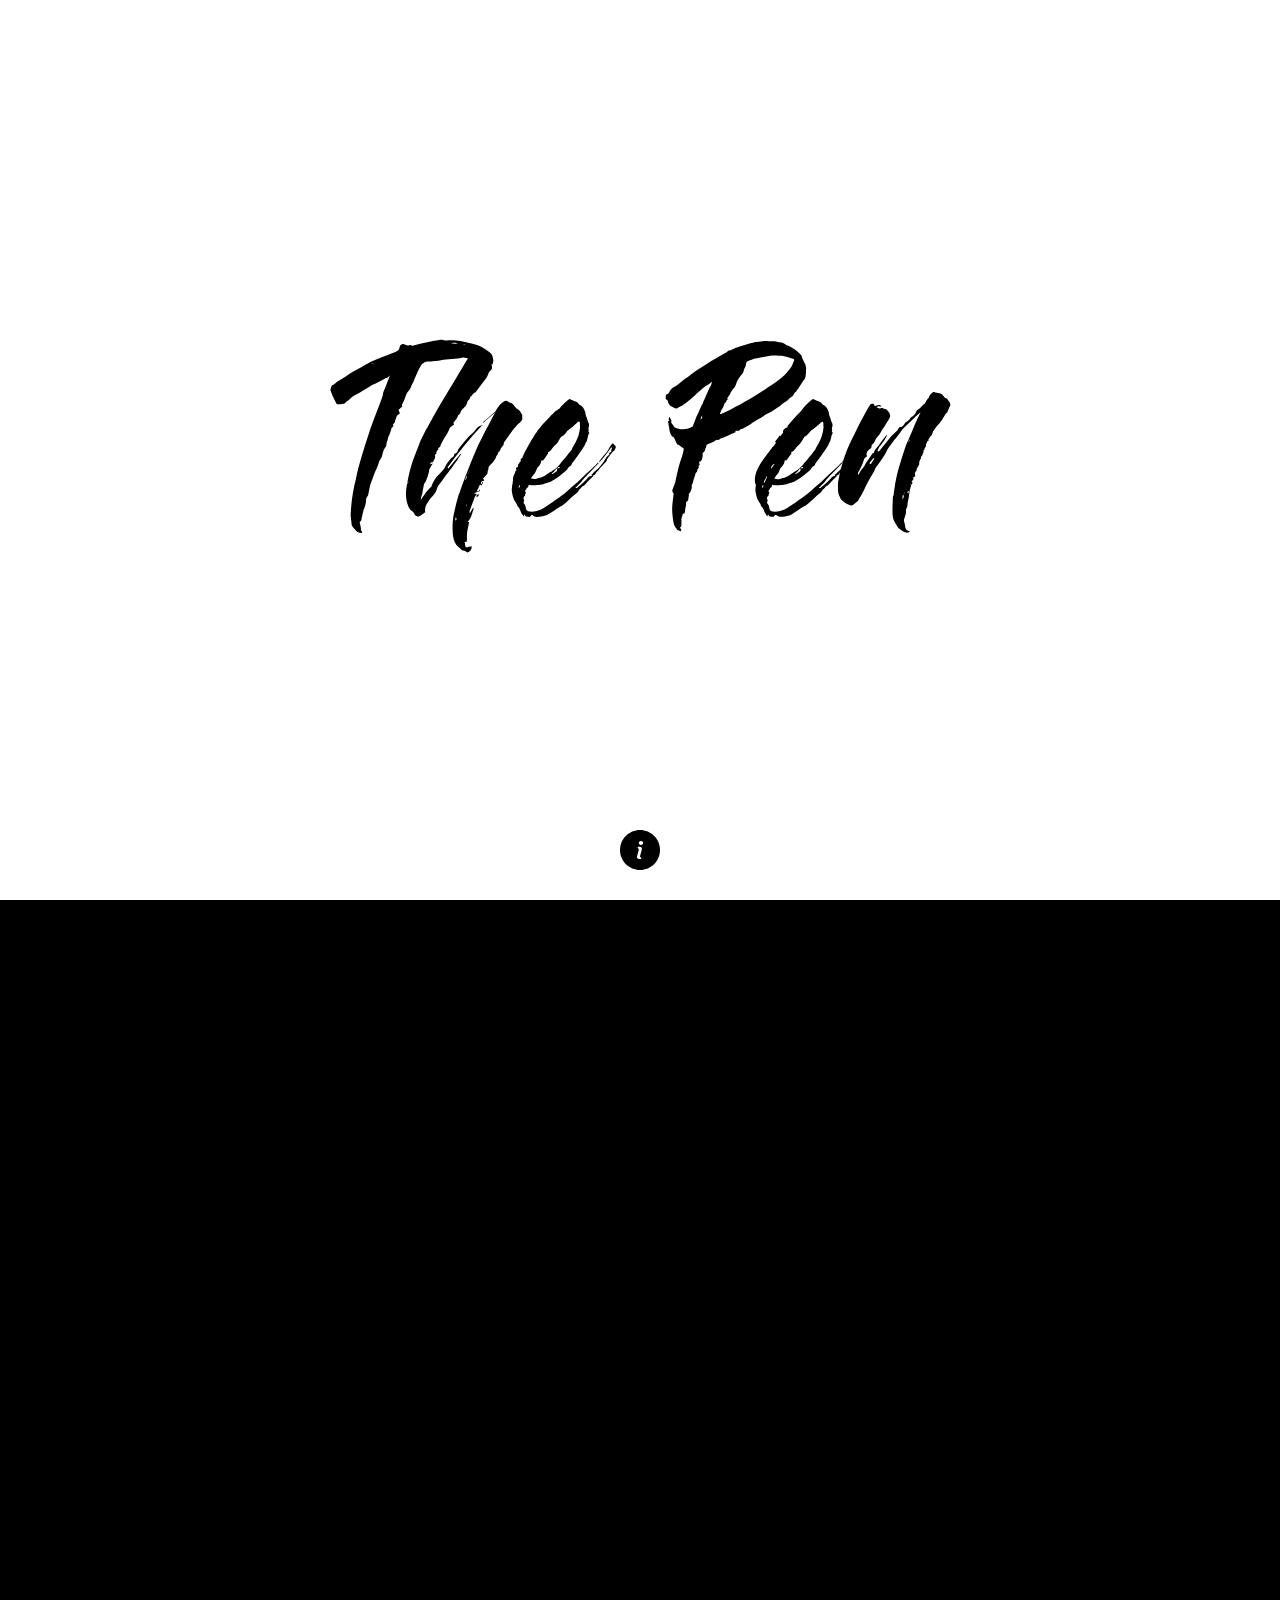
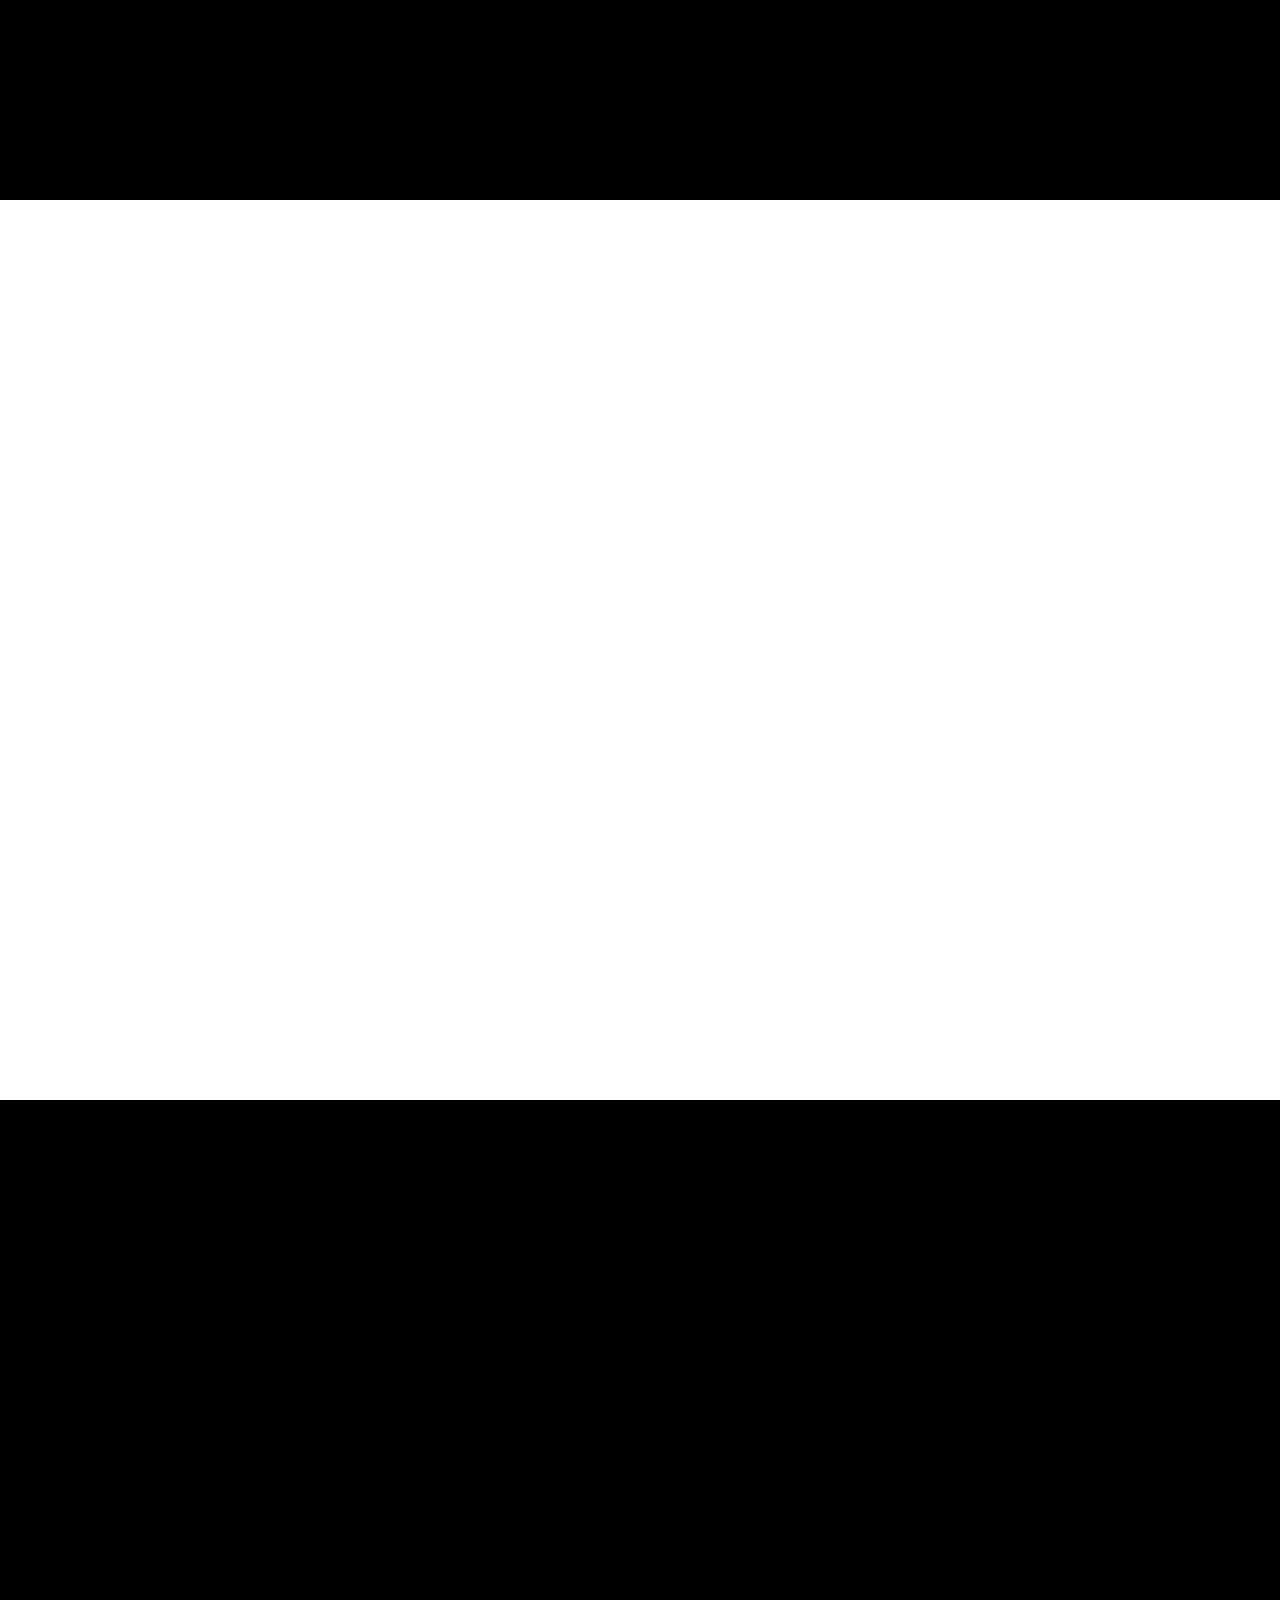
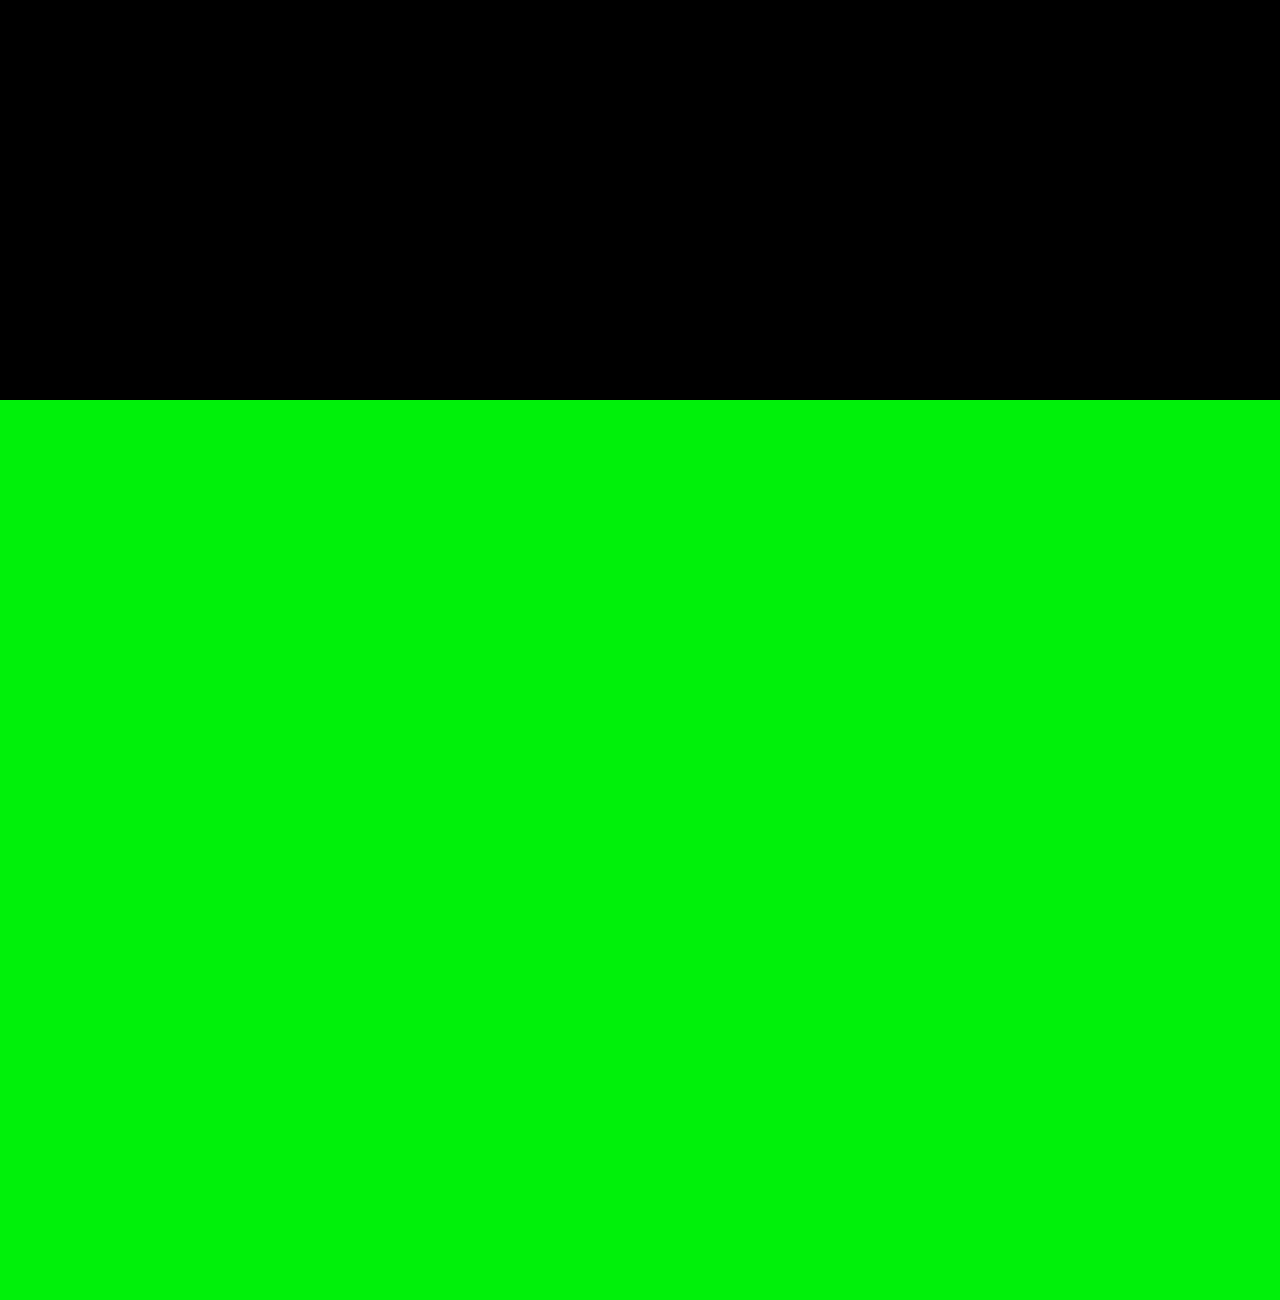
<file: Week-1-Lytton-website/index.html>
<!DOCTYPE html>
<html lang="en">
  <head>
    <meta charset="utf-8">
    <title>Lytton Website</title>
    <link rel="stylesheet" href="base.css">
    <link rel="stylesheet" href="styles.css">
  </head>
  <body>
    <section></section>
<section class="image-2"></section>
<section class="image-3"></section>
<section class="image-4"></section>
<section class="image-5"></section>

<footer>
 <a href="https://en.wikipedia.org/wiki/The_pen_is_mightier_than_the_sword">
   <img src="info.svg">
 </a>
</footer>

  </body>
</html>
</file>
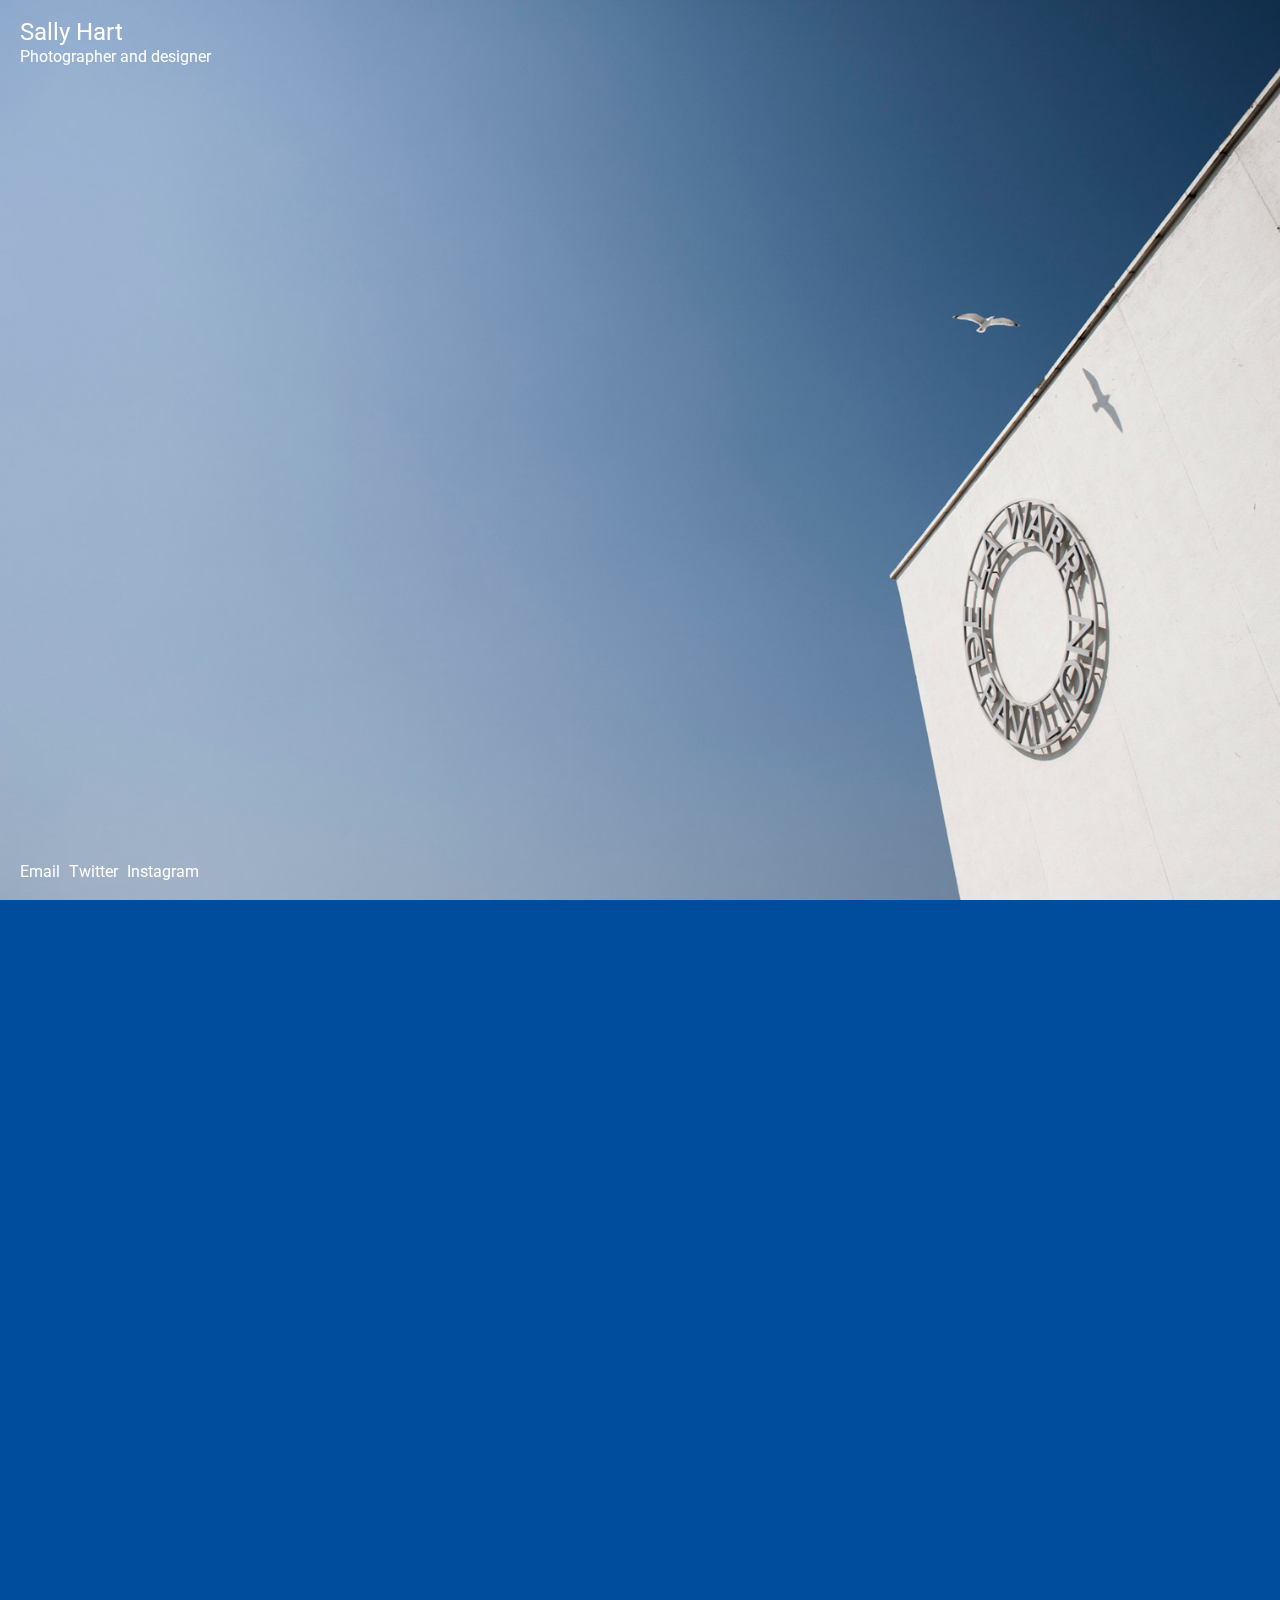
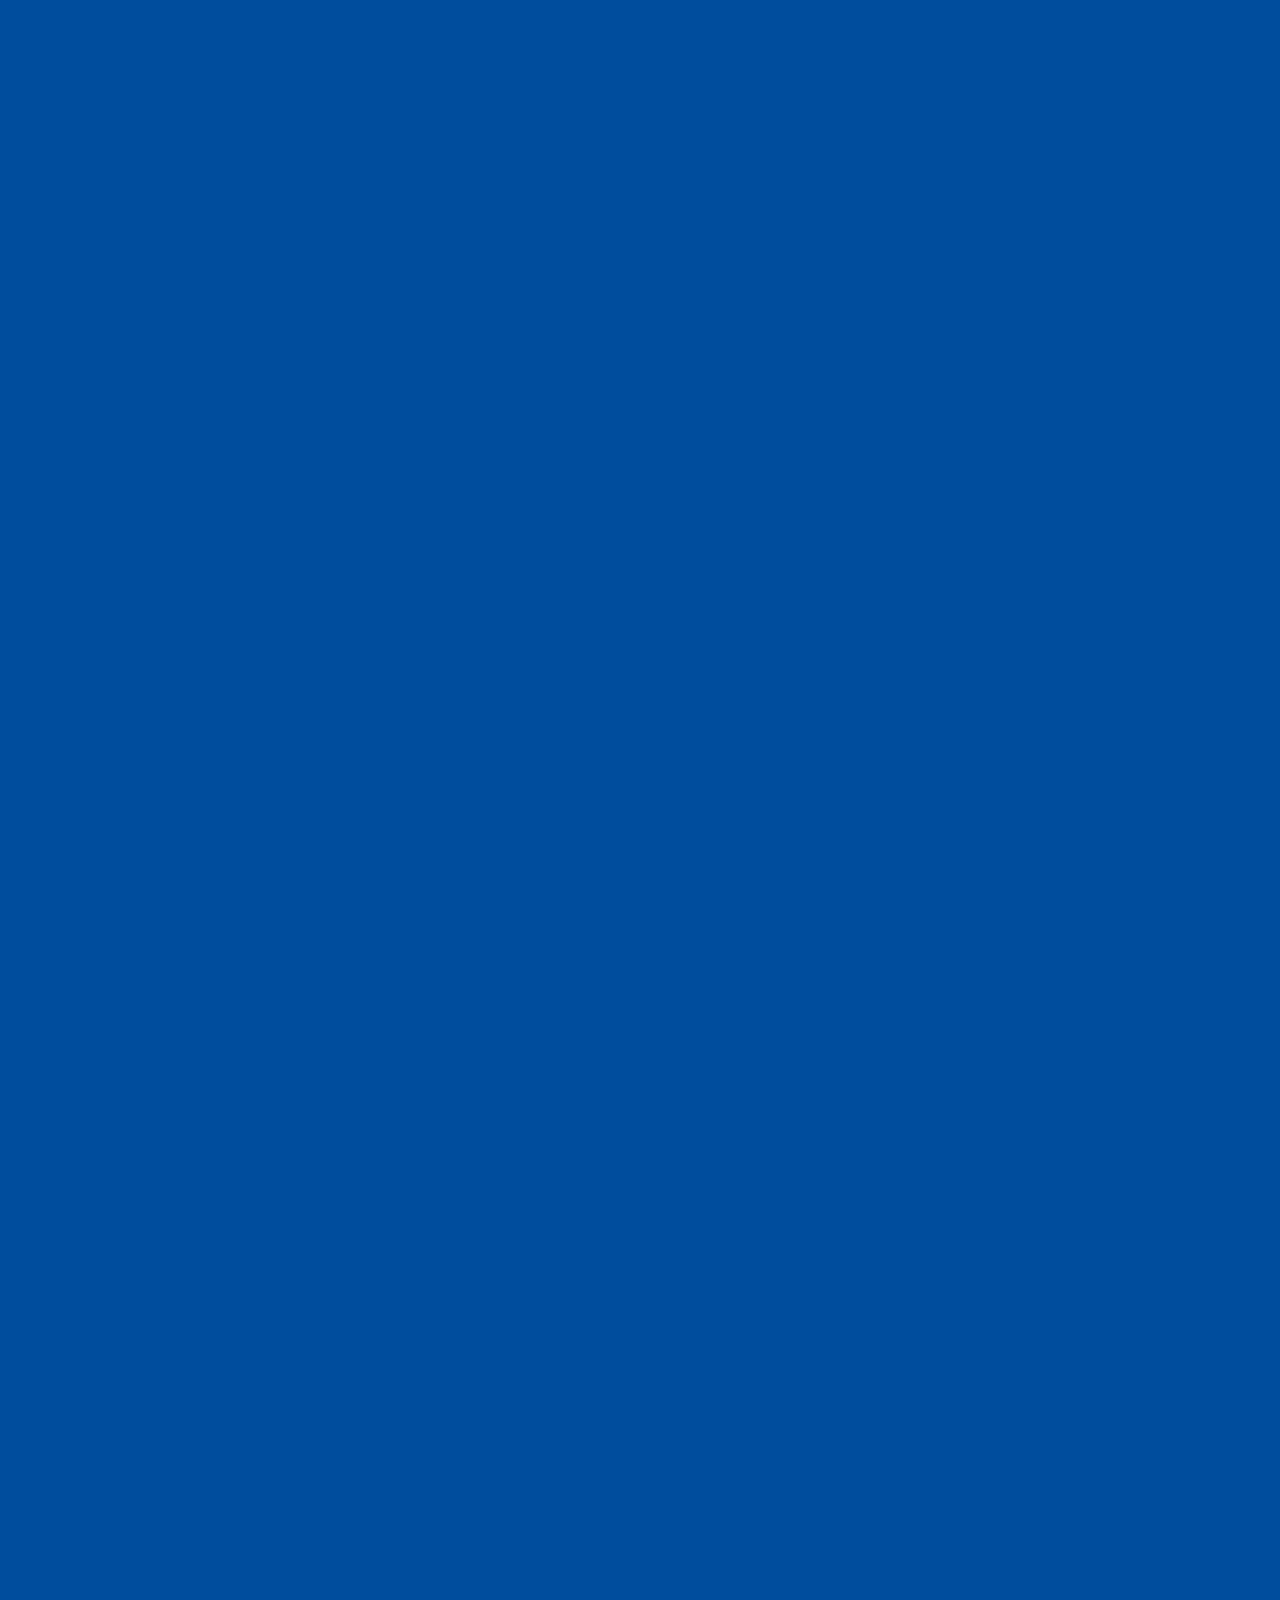
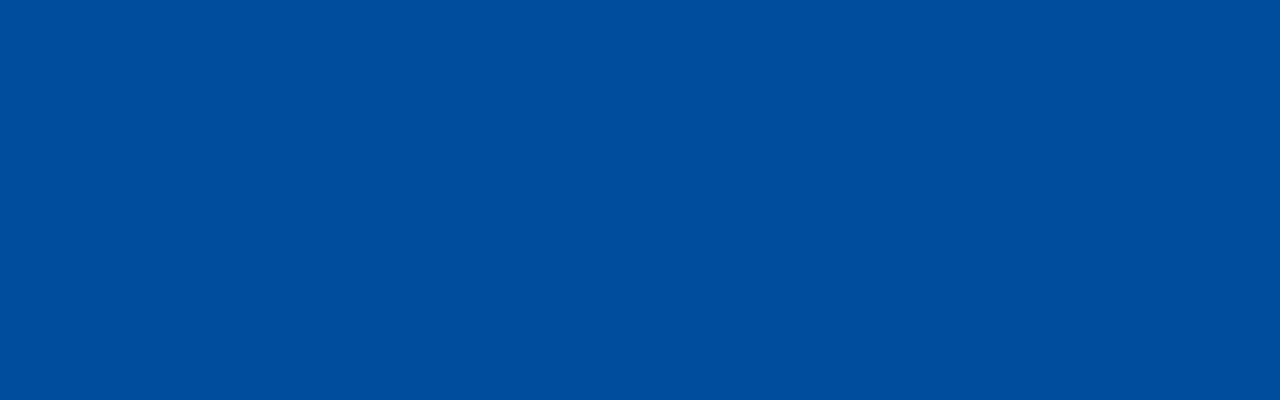
<file: Week-1-sally-hart-photography/index.html>
<!DOCTYPE html>
<html lang="en">
  <head>
    <meta charset="utf-8">
    <title>Sally Hart Photography Portfolio</title>
    <link rel="stylesheet" href="base.css">
    <link rel="stylesheet" href="fonts.css">
    <link rel="stylesheet" href="style.css">
  </head>
  <body>
    <header>
  <h1>Sally Hart</h1>
  <p>Photographer and designer</p>
</header>

<section class="image-1"></section>
<section class="image-2"></section>
<section class="image-3"></section>
<section class="image-4"></section>


<footer>
  <a href="mailto:contact@sallyhart.com">Email</a>
  <a href="http://twitter.com/sallyhart">Twitter</a>
  <a href="http://instagram/sallyhart">Instagram</a>
</footer>

  </body>
</html>
</file>
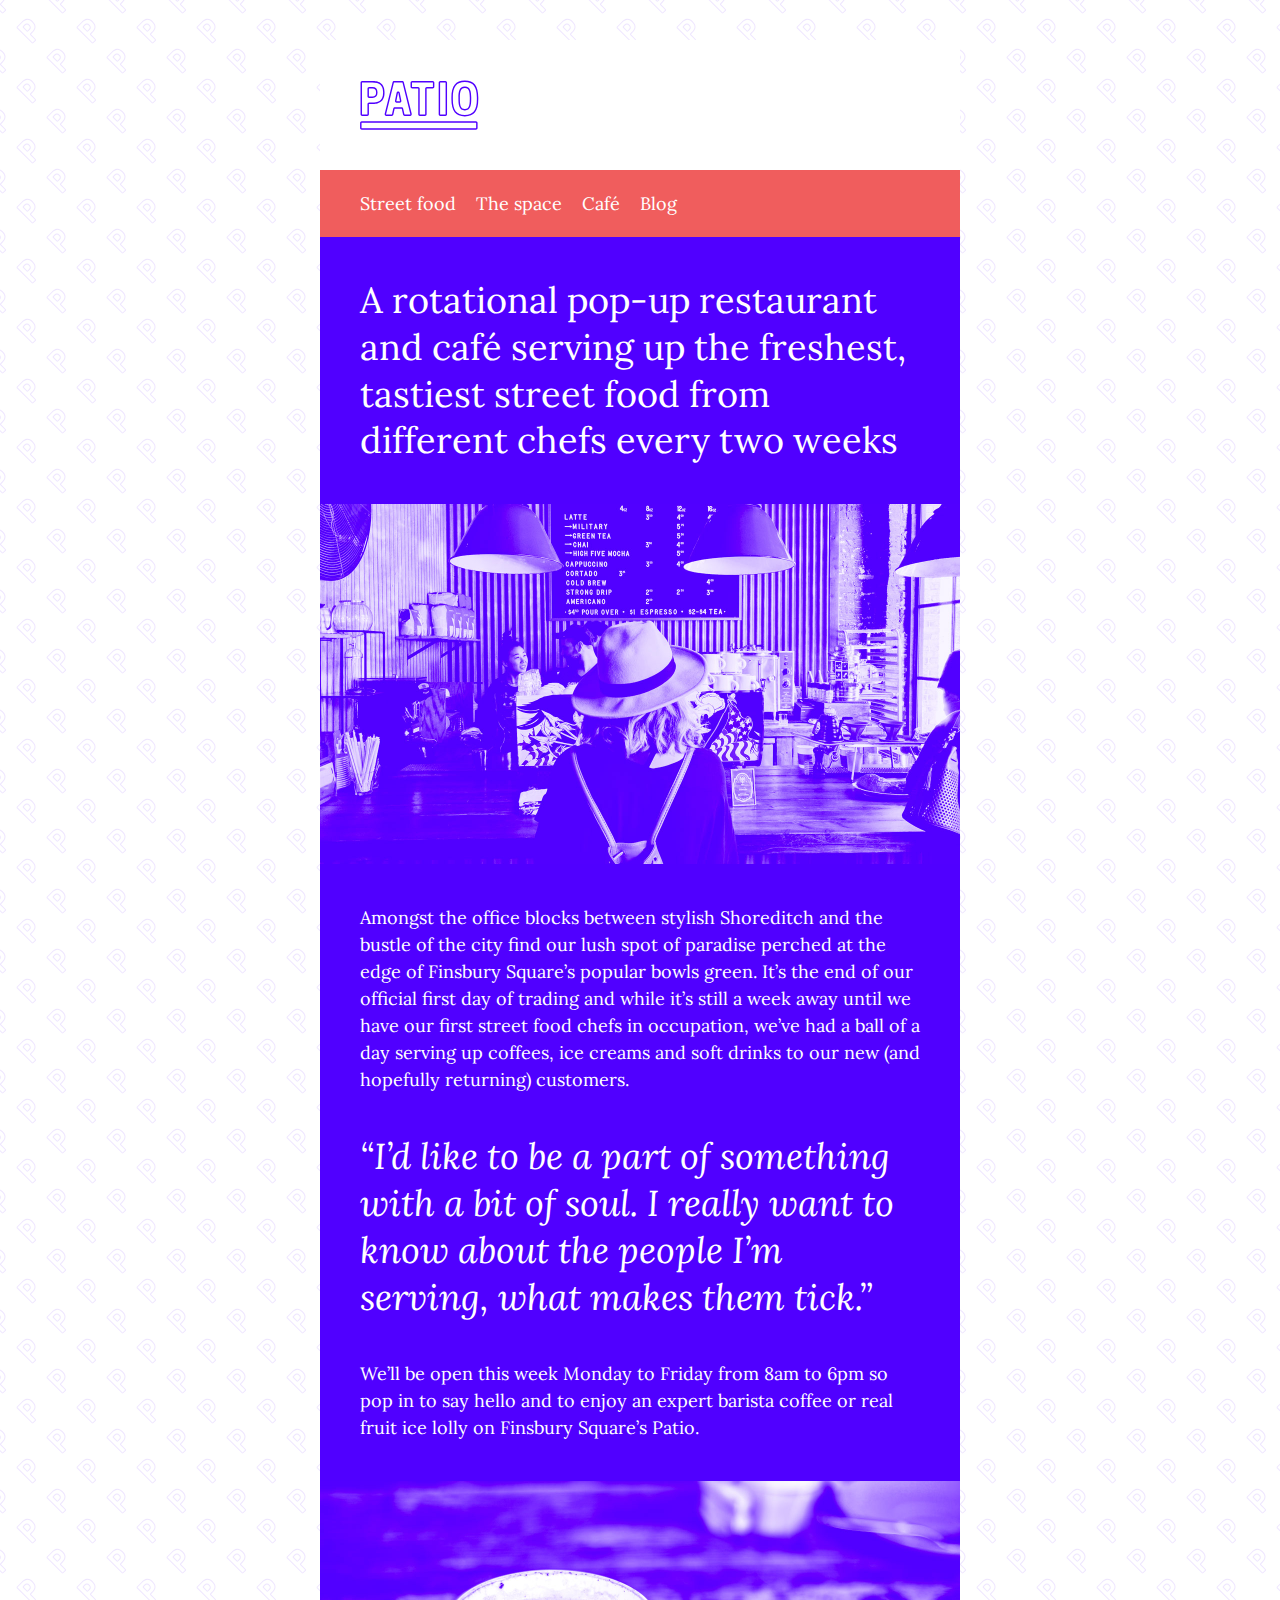
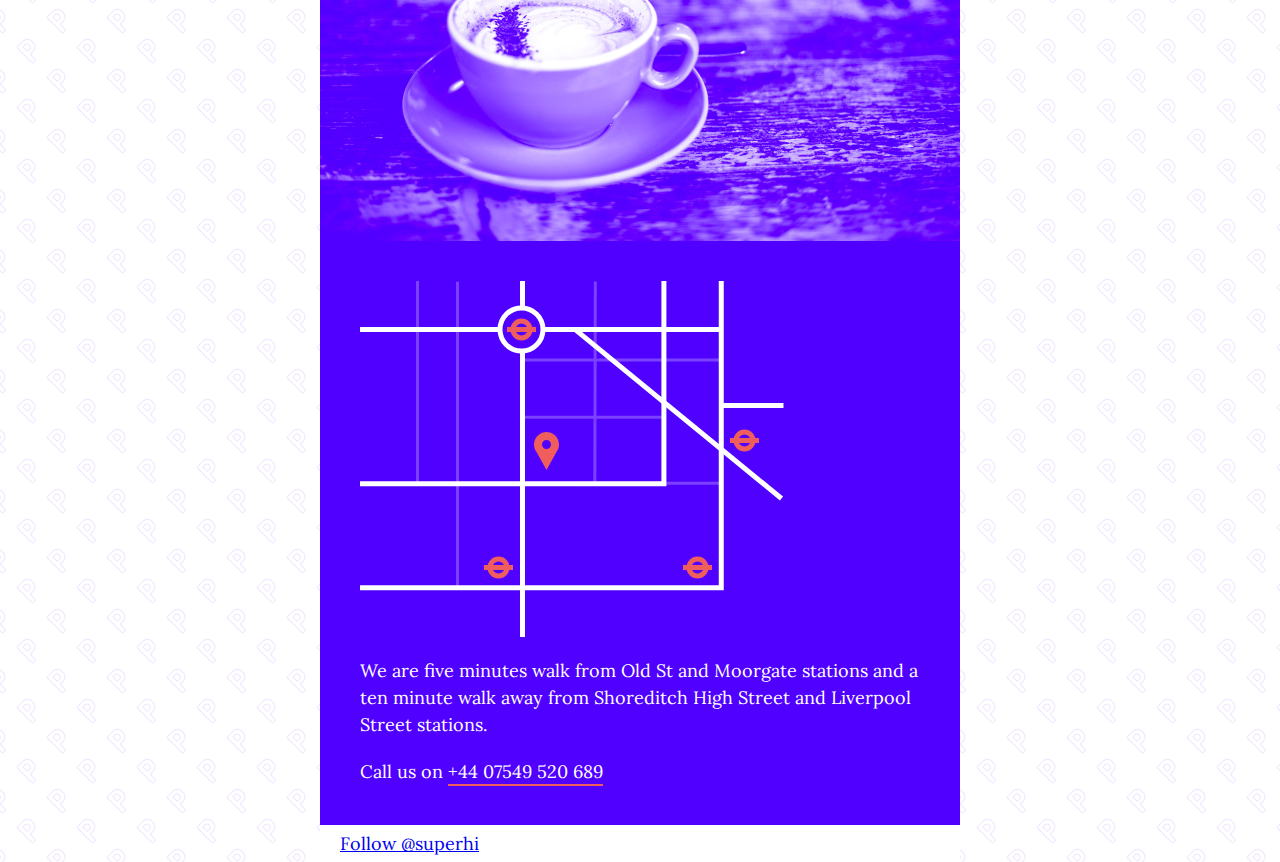
<file: week-2-patio/index.html>
<!DOCTYPE html>
<html lang="en" dir="ltr">
  <head>
    <meta charset="utf-8">
    <title></title>
  </head>
  <body>
    <div id="fb-root"></div>
    <link rel="stylesheet" href="base.css">
    <link rel="stylesheet" href="fonts.css">
    <link rel="stylesheet" href="style.css">
<script async defer crossorigin="anonymous" src="https://connect.facebook.net/en_GB/sdk.js#xfbml=1&version=v7.0"></script>


<header>
<!-- h1 is  best used as the primary heading on the page, there are 6 heading tags in total  -->
  <h1>
    <img src="logo.svg">
  </h1>
</header>

<nav>
  <a href="street-food.html">Street food</a>
  <a href="the-space.html">The space</a>
  <a href="cafe.html">Café</a>
  <a href="blog.html">Blog</a>
</nav>

<section>
  <h2>
    A rotational pop-up restaurant and café serving up the freshest, tastiest street food from different chefs every two weeks
  </h2>
</section>

<!-- this will single out our sections with images inside of them -->
<section class="image">
  <img src="store.jpg">
</section>


<section>
  <p>
    Amongst the office blocks between stylish Shoreditch and the bustle of the city find our lush spot of paradise perched at the edge of Finsbury Square’s popular bowls green. It’s the end of our official first day of trading and while it’s still a week away until we have our first street food chefs in occupation, we’ve had a ball of a day serving up coffees, ice creams and soft drinks to our new (and hopefully returning) customers.
  </p>

  <blockquote>
    “I’d like to be a part of something with a bit of soul. I really want to know about the people I’m serving, what makes them tick.”
  </blockquote>

  <p>
    We’ll be open this week Monday to Friday from 8am to 6pm so pop in to say hello and to enjoy an expert barista coffee or real fruit ice lolly on Finsbury Square’s Patio.
  </p>

</section>

<section class="image">
  <img src="coffee.jpg">
</section>


<section class="contact">
  <img src="map.svg" class="map">
 <p>
   We are five minutes walk from Old St and Moorgate stations and a ten minute walk away from Shoreditch High Street and Liverpool Street stations.
  </p>

  <p>
Call us on <a href="tel:+4407549520689">+44 07549 520 689</a>
  </p>
</section>
<footer>
  <div class="fb-like" data-href="https://www.facebook.com/superhidotcom/" data-width="" data-layout="button" data-action="like" data-size="small" data-share="false"></div>
<a href="https://twitter.com/superhi?ref_src=twsrc%5Etfw" class="twitter-follow-button" data-show-count="false">Follow @superhi</a><script async src="https://platform.twitter.com/widgets.js" charset="utf-8"></script>
</footer>
  </body>
</html>
</file>
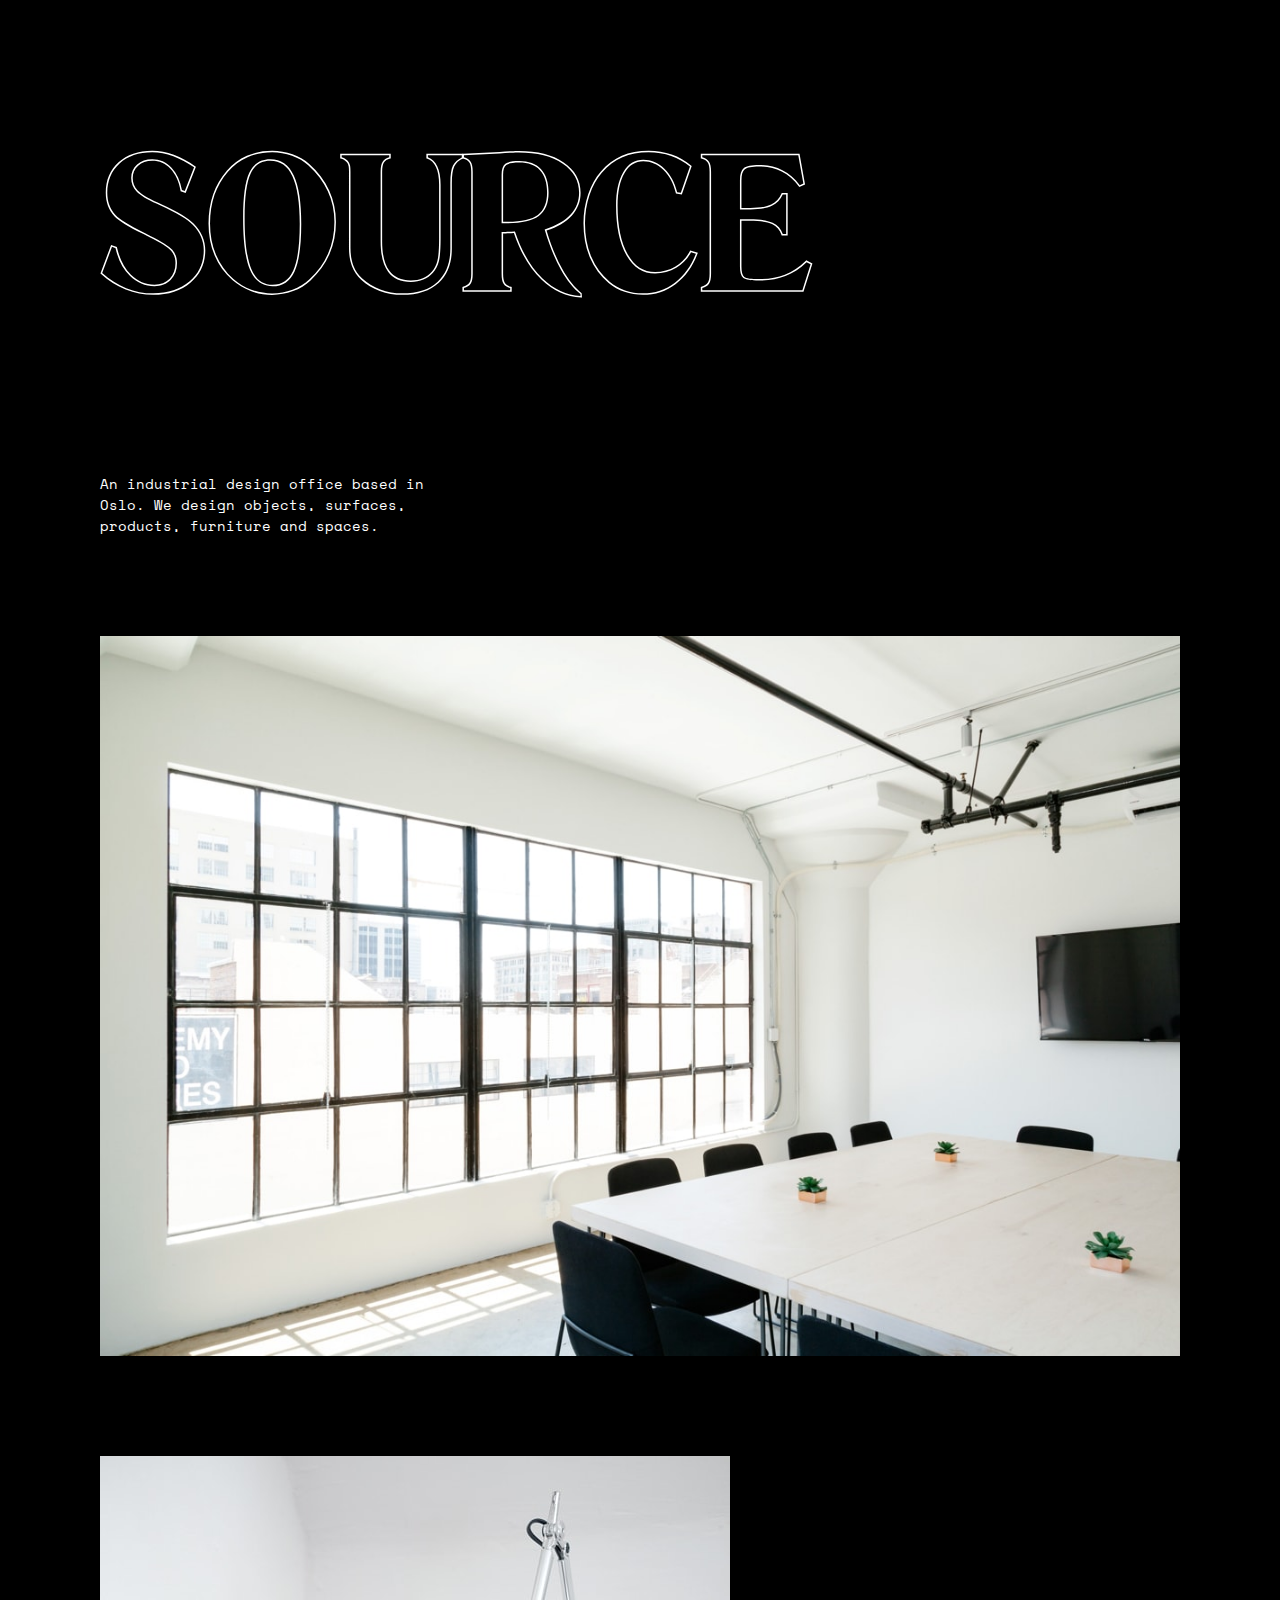
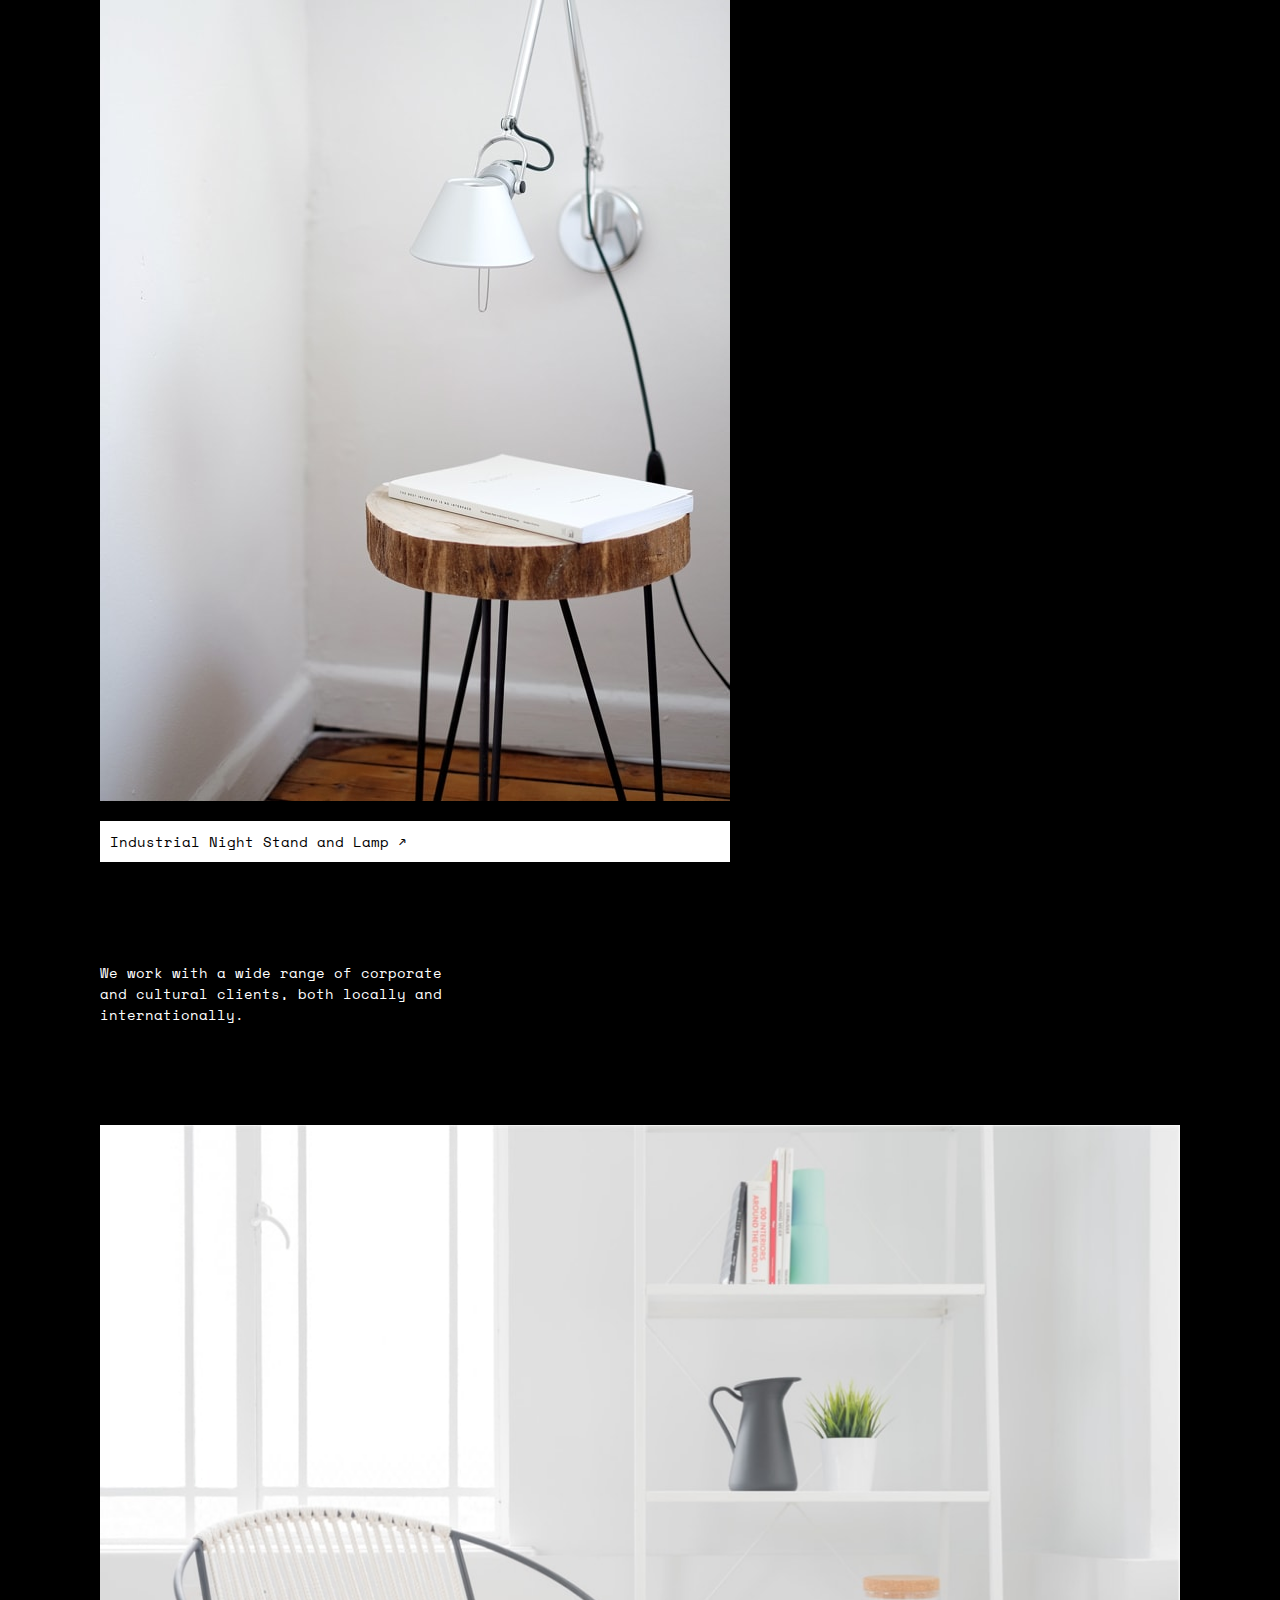
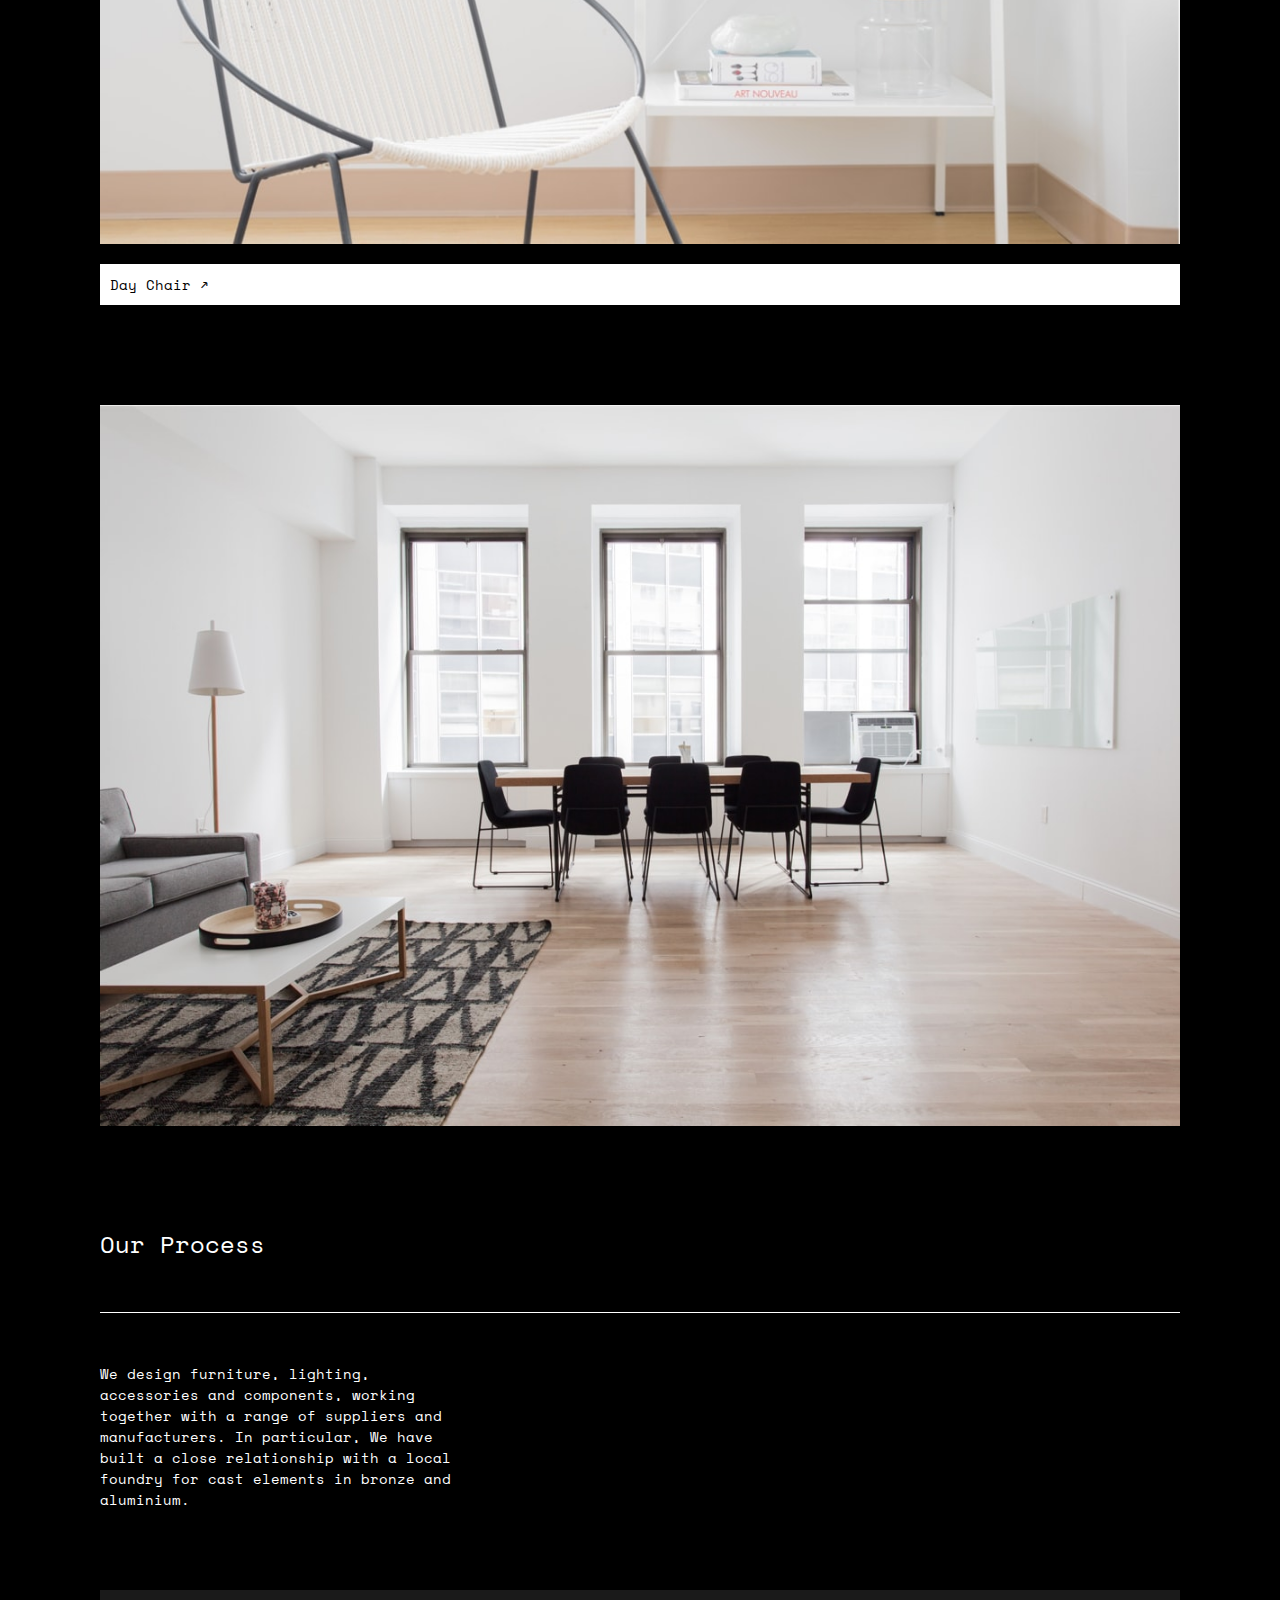
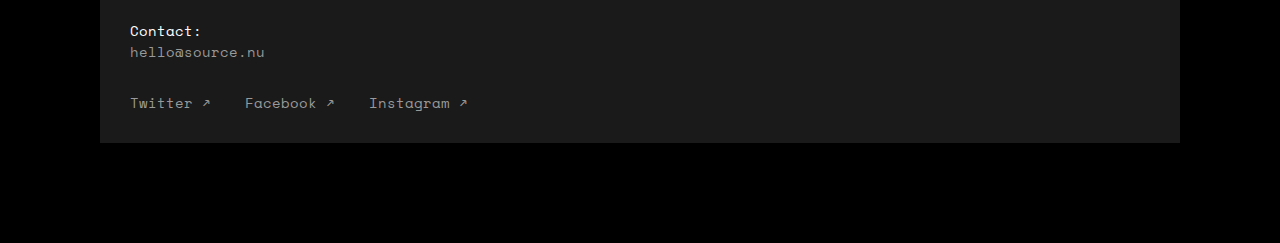
<file: week-2-source/index.html>
<!DOCTYPE html>
<html lang="en" dir="ltr">
  <head>
    <meta charset="utf-8">
    <title></title>
    <link rel="stylesheet" href="base.css">
    <link rel="stylesheet" href="fonts.css">
    <link rel="stylesheet" href="style.css">
  </head>
  <body>
    <header>
  <h1>
    <img src="logo.svg">
  </h1>
</header>

<section class="about">
  <p>
    An industrial design office based in Oslo.
    We design objects, surfaces, products, furniture and spaces.
  </p>
</section>

<section class="image-1">
  <img src="image_1.jpg">
</section>

<section class="image-2">
  <img src="image_2.jpg">
  <p class="description">
    Industrial Night Stand and Lamp ↗
  </p>
</section>


<section>
  <p>
    We work with a wide range of corporate and cultural clients, both locally and internationally.
  </p>
</section>

<section class="image-3">
  <img src="image_3.jpg">
  <p class="description">
    Day Chair ↗
  </p>
</section>


<section class="image-4">
  <img src="image_4.jpg">
</section>



<section>
  <h2 class="process">

Our Process
  </h2>
  <p>

We design furniture, lighting, accessories and components, working together with a range of suppliers and manufacturers. In particular, We have built a close relationship with a local foundry for cast elements in bronze and aluminium.
  </p>
</section>


<footer>
  <p>
    	Contact:<br>
			<a href="#">hello@source.nu</a>
  </p>
  <p class="social">
    <a href="#">Twitter ↗</a>
		<a href="#">Facebook ↗</a>
		<a href="#">Instagram ↗</a>
  </p>
</footer>








  </body>
</html>
</file>
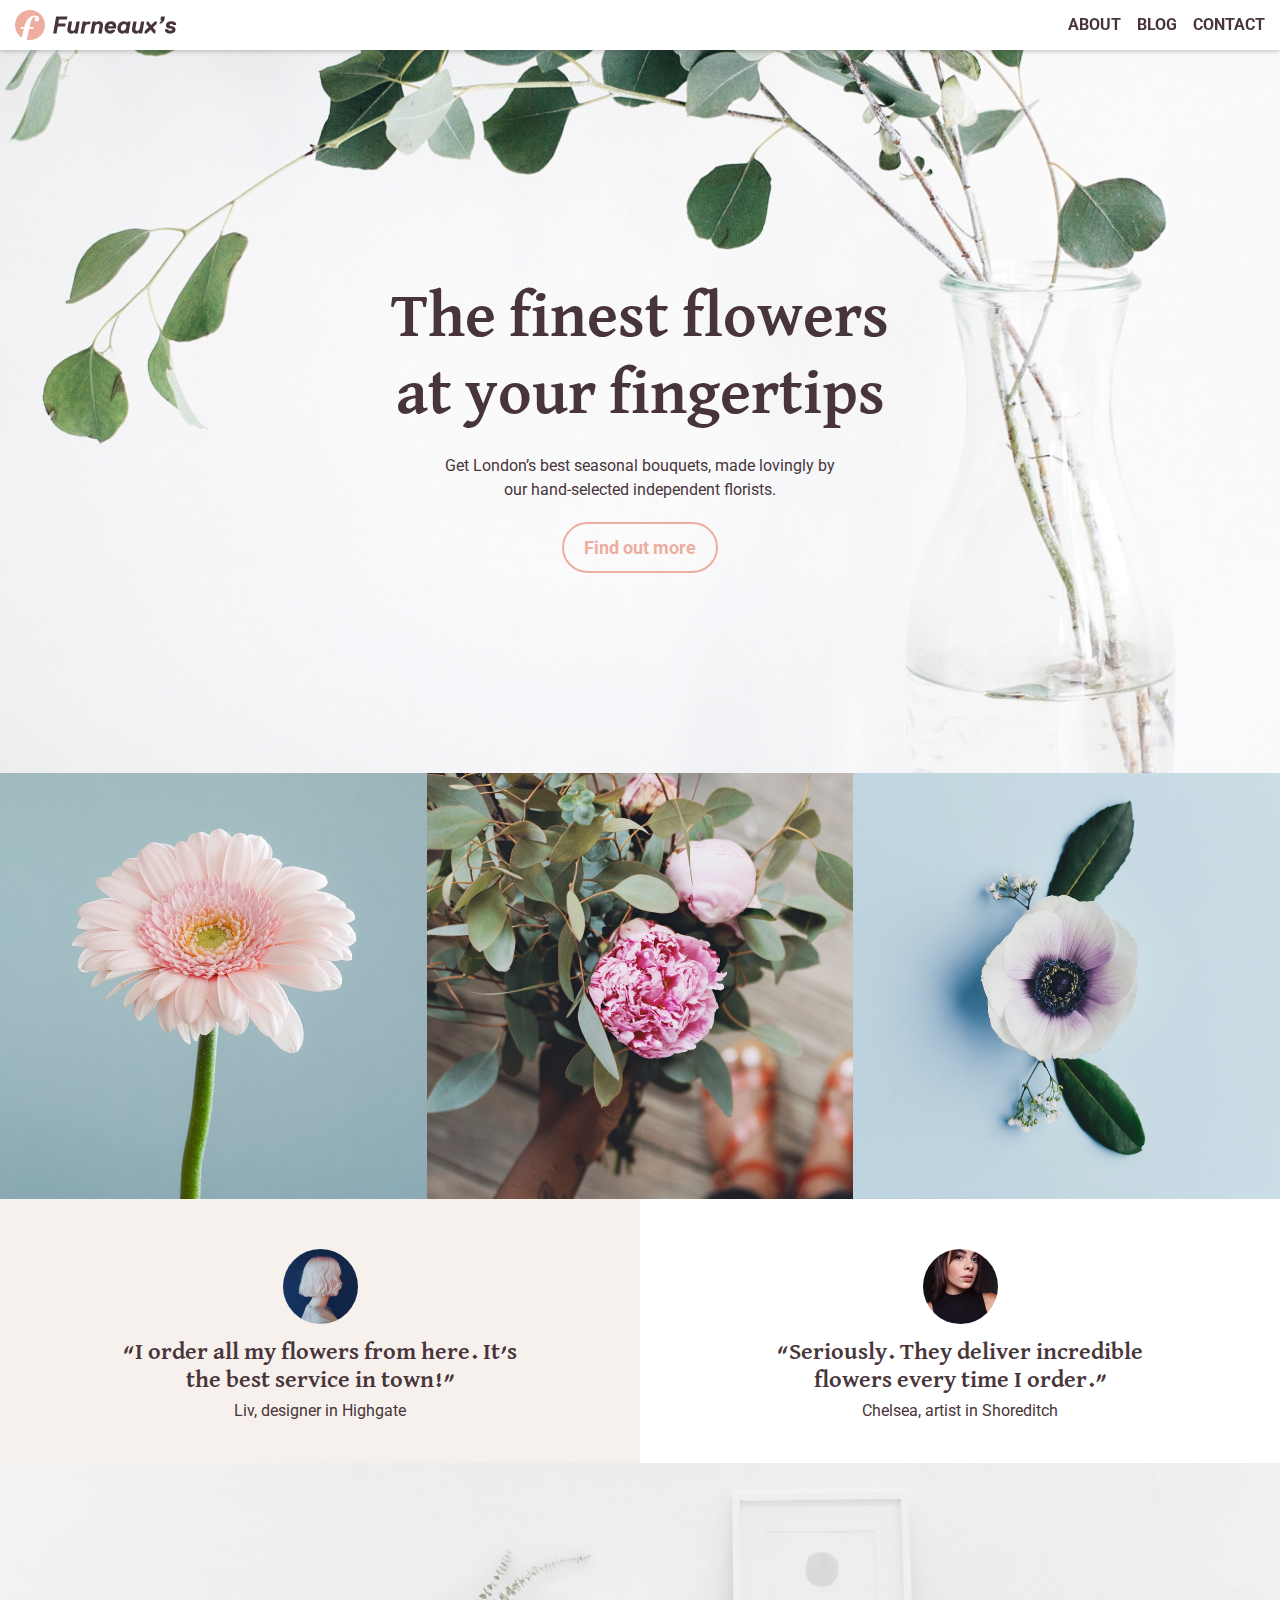
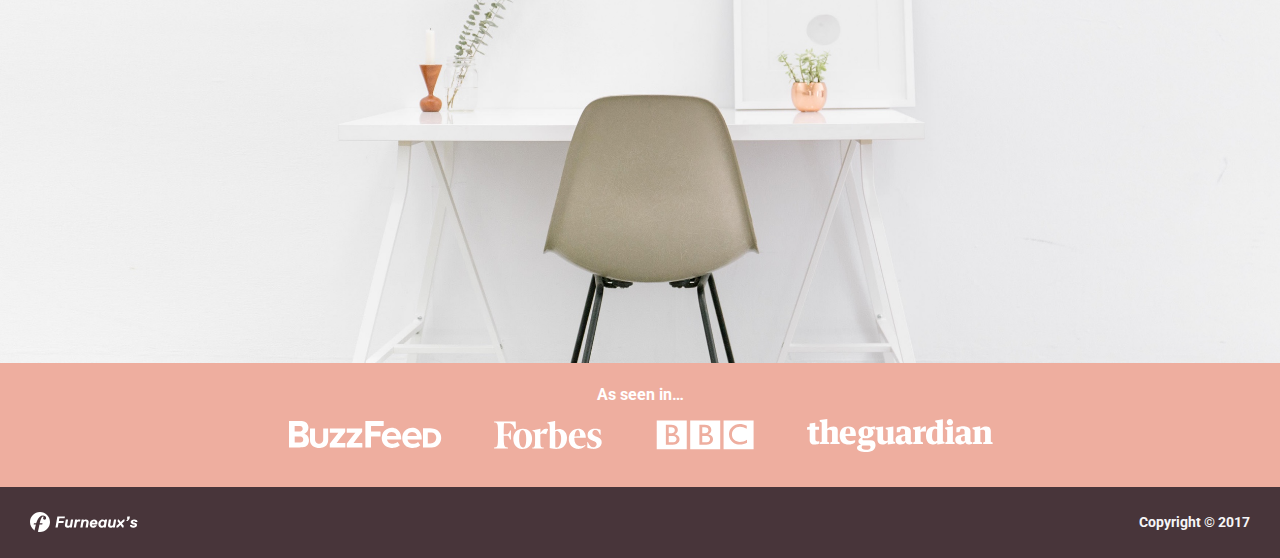
<file: Week-3-Furneaux/index.html>
<!DOCTYPE html>
<html lang="en" dir="ltr">
  <head>
    <meta charset="utf-8">
    <title></title>
    <link rel="stylesheet" href="base.css">
    <link rel="stylesheet" href="fonts.css">
    <link rel="stylesheet" href="style.css">
  </head>
  <body>
    <header>
	<h1>
  	<img src="logo.svg">
  </h1>

  <nav>
    <a href="about.html">About</a>
    <a href="blog.html">Blog</a>
    <a href="contact.html">Contact</a>
  </nav>

</header>


<section class="hero">
<!-- div tags are generic html block elements   -->
  <div>
    <h2>
      The finest flowers at your fingertips
    </h2>
    <p>
      Get London’s best seasonal bouquets, made lovingly by our hand-selected independent florists.
    </p>
    <a href="#" class="button">Find out more</a>
  </div>
</section>

<section class="flowers">
  <img src="flower_1.jpg">
  <img  src="flower_2.jpg">
  <img src="flower_3.jpg">
</section>


<section class="quotes">

 <div class="first-quote">
   <img src="quote_liv.png">
   <blockquote>“I order all my flowers from here. It’s the best service in town!”</blockquote>
   <p>Liv, designer in Highgate</p>
  </div>

  <div>
    <img src="quote_chelsea.png">
    <blockquote>“Seriously. They deliver incredible flowers every time I order.”</blockquote>
    <p>Chelsea, artist in Shoreditch</p>
  </div>

</section>


<!-- we will style this using css -->
<section class="hero chair"></section>


<section class="logos">
 <p>As seen in…</p>
  <img src="buzzfeed.svg">
  <img src="forbes.svg">
  <img src="bbc.svg">
  <img src="guardian.svg">
</section>



<footer>
 <img src="logo-footer.svg">
  <!--   Here we use &copy; to give us a html symbol for copyright   -->
  <p>Copyright &copy; 2017</p>
</footer>
  </body>
</html>
</file>
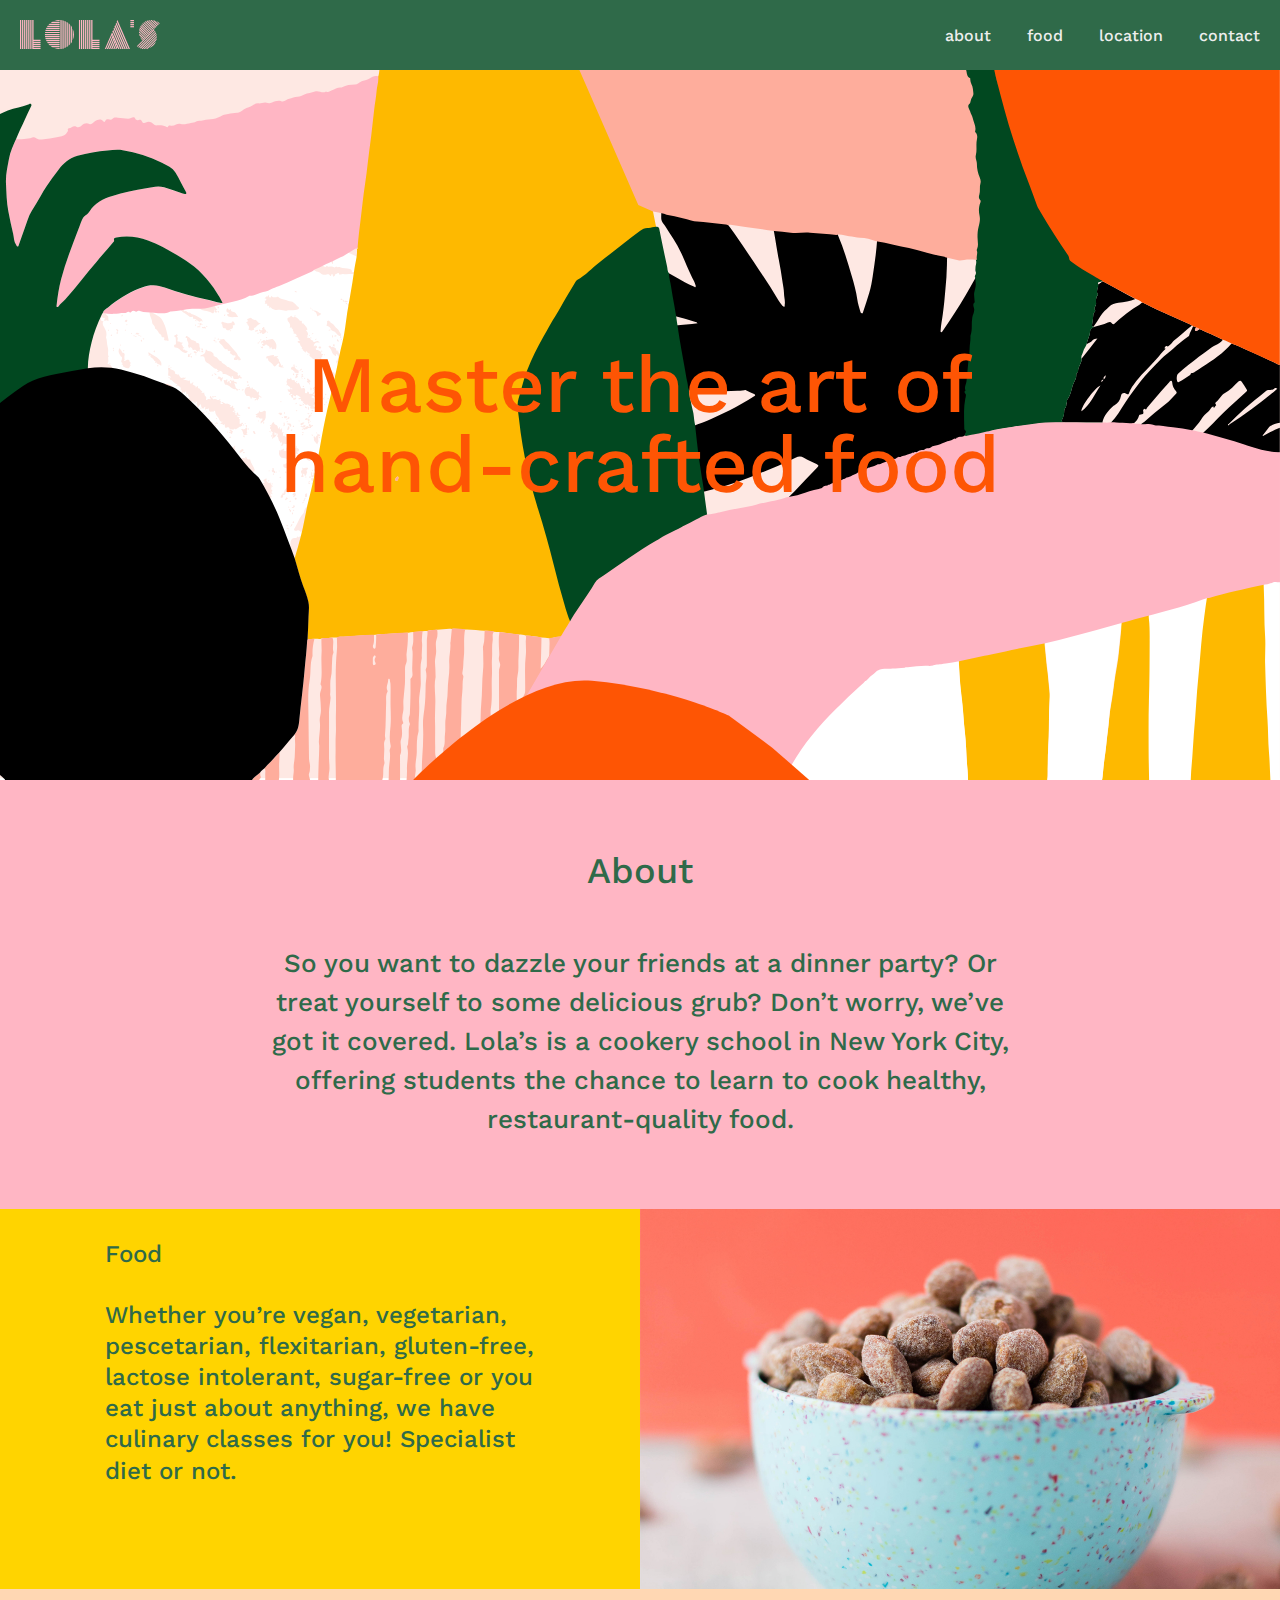
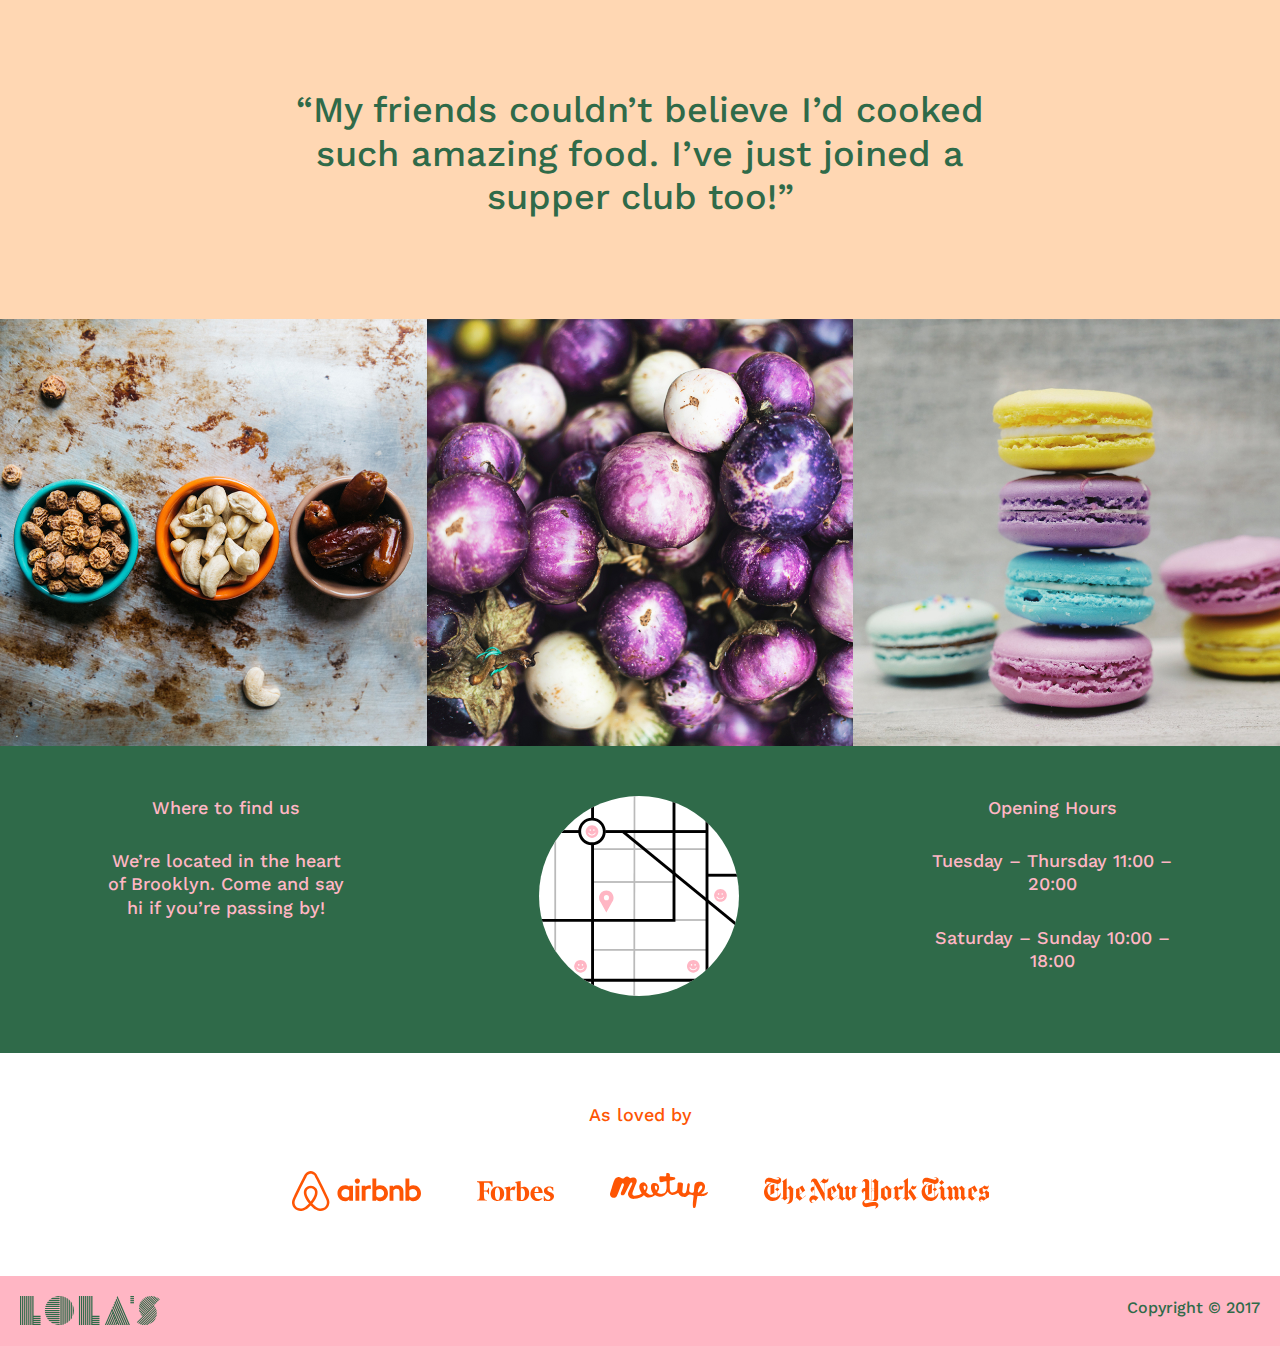
<file: Week-3-Lola-Cookery-School/index.html>
<!DOCTYPE html>
<html lang="en" dir="ltr">
  <head>
    <meta charset="utf-8">
    <title></title>
    <link rel="stylesheet" href="base.css">
    <link rel="stylesheet" href="fonts.css">
    <link rel="stylesheet" href="style.css">
  </head>
  <body>
    <header>
  <h1>
    <img src="lola-pink.svg" alt="Lola logo">
  </h1>

  <nav>
    <a href="#">about</a>
    <a href="#">food</a>
    <a href="#">location</a>
    <a href="#">contact</a>
  </nav>
</header>

<section class="hero">
  <h2>Master the art of hand-crafted food</h2>
</section>

<section class="about">
  <h3>About</h3>
  <p>So you want to dazzle your friends at a dinner party? Or treat yourself to some delicious grub? Don’t worry, we’ve got it covered. Lola’s is a cookery school in New York City, offering students the chance to learn to cook healthy, restaurant-quality food.</p>
</section>

<section class="food">
  <div class="food-text">
    <h4>Food</h4>
    <p>
      Whether you’re vegan, vegetarian, pescetarian, flexitarian, gluten-free, lactose intolerant, sugar-free or you eat 				just about anything, we have culinary classes for you! Specialist diet or not.
    </p>
  </div>
  <img src="blue-bowl.jpg" alt="blue bowl">
</section>


<section class="quote">
  <blockquote>
    “My friends couldn’t believe I’d cooked such amazing food. I’ve just joined a supper club too!”
  </blockquote>
</section>

<section class="images">
  <img src="bowls.jpg" alt="three bowls">
  <img src="vegetables.jpg" alt="purple vegetables">
  <img src="macaroons.jpg" alt="macaroons in different colours">
</section>


<section class="find-us">
  <div>
    <p>Where to find us</p>
    <p>We’re located in the heart of Brooklyn. Come and say hi if you’re passing by!</p>
  </div>

  <div>
    <img src="map.svg">
  </div>

  <div>
    <p>Opening Hours</p>
    <p>Tuesday – Thursday 11:00 – 20:00</p>
    <p>Saturday – Sunday 10:00 – 18:00</p>
  </div>
</section>

<section class="logos">
  <p>As loved by</p>
  <img src="airbnb.svg" alt="airbnb logo">
  <img src="forbes.svg" alt="forbes logo">
  <img src="meetup.svg" alt="meetup logo">
  <img src="nyt.svg" alt="new york times logo">
</section>

<footer>
  <img src="lola-green.svg" alt="lola logo">
  <p>Copyright &copy; 2017</p>
</footer>




  </body>
</html>
</file>
<file: Week-1-Lytton-website/base.css>
html, body, div, span, applet, object, iframe,
h1, h2, h3, h4, h5, h6, p, blockquote, pre,
a, abbr, acronym, address, big, cite, code,
del, dfn, em, img, ins, kbd, q, s, samp,
small, strike, strong, sub, sup, tt, var,
b, u, i, center,
dl, dt, dd, ol, ul, li,
fieldset, form, label, legend,
table, caption, tbody, tfoot, thead, tr, th, td,
article, aside, canvas, details, embed,
figure, figcaption, footer, header, hgroup,
menu, nav, output, ruby, section, summary,
time, mark, audio, video {
  margin: 0;
  padding: 0;
  border: 0;
  font-size: 100%;
  font: inherit;
  vertical-align: baseline;
}

article, aside, details, figcaption, figure,
footer, header, hgroup, menu, nav, section {
  display: block;
}
body {
  line-height: 1;
}
ol, ul {
  list-style: none;
}
blockquote, q {
  quotes: none;
}
blockquote:before, blockquote:after,
q:before, q:after {
  content: '';
  content: none;
}
table {
  border-collapse: collapse;
  border-spacing: 0;
}

img, iframe {
  vertical-align: bottom;
  max-width: 100%;
}

input, textarea, select {
  font: inherit;
}

* {
  -webkit-box-sizing: border-box;
  -moz-box-sizing: border-box;
  box-sizing: border-box;
  -webkit-font-smoothing: antialiased;
  text-rendering: optimizeLegibility;
}
</file>
<file: Week-1-Lytton-website/styles.css>
footer{
  width: 40px;
  position: fixed;
  bottom: 30px;
  left: 50%;
 margin-left: -20px;
}

section{
  width: 100%;
  height: 100vh;
  background-image: url(the-pen.svg);
  background-repeat: no-repeat;
  background-size: cover;
  background-position: center;
  background-attachment: fixed;
  background-color: #ffffff;
}

.image-2{
  background-image: url(is-mightier.svg);
  background-color: #000000;
}

.image-3{
  background-image: url(than.svg);
  background-color: #ffffff;
}

.image-4{
  background-image: url(the-sword.svg);
  background-color: #000000;
}
.image-5{
  background-image: url(end.svg);
  background-color: #00F10A;
}
</file>
<file: Week-1-sally-hart-photography/base.css>
html, body, div, span, applet, object, iframe,
h1, h2, h3, h4, h5, h6, p, blockquote, pre,
a, abbr, acronym, address, big, cite, code,
del, dfn, em, img, ins, kbd, q, s, samp,
small, strike, strong, sub, sup, tt, var,
b, u, i, center,
dl, dt, dd, ol, ul, li,
fieldset, form, label, legend,
table, caption, tbody, tfoot, thead, tr, th, td,
article, aside, canvas, details, embed,
figure, figcaption, footer, header, hgroup,
menu, nav, output, ruby, section, summary,
time, mark, audio, video {
  margin: 0;
  padding: 0;
  border: 0;
  font-size: 100%;
  font: inherit;
  vertical-align: baseline;
}

article, aside, details, figcaption, figure,
footer, header, hgroup, menu, nav, section {
  display: block;
}
body {
  line-height: 1;
}
ol, ul {
  list-style: none;
}
blockquote, q {
  quotes: none;
}
blockquote:before, blockquote:after,
q:before, q:after {
  content: '';
  content: none;
}
table {
  border-collapse: collapse;
  border-spacing: 0;
}

img, iframe {
  vertical-align: bottom;
  max-width: 100%;
}

input, textarea, select {
  font: inherit;
}

* {
  -webkit-box-sizing: border-box;
  -moz-box-sizing: border-box;
  box-sizing: border-box;
  -webkit-font-smoothing: antialiased;
  text-rendering: optimizeLegibility;
}
</file>
<file: Week-1-sally-hart-photography/fonts.css>
@import url('https://fonts.googleapis.com/css?family=Roboto:regular,italic');
</file>
<file: Week-1-sally-hart-photography/style.css>
body{
  font-family: "Roboto";
  font-size: 16px;
  background-color: #004d9d;
  color: #ffffff;
}

a{
  color: #ffffff;
  text-decoration: none;
}


section{
 /* vh stands for viewport height,meaning it will be relative to the height of our browser window   */
  height: 100vh;
  /* width: 100%; */
  background-image: url("sally_1.jpg");
  /* our background image will cover the full width and height of our section without skewing or repeating the image   */
  background-size: cover;
/*  this will fix the background to the browser viewport rather than to the section,creating a reveal effect as we scroll  */
  background-attachment: fixed;
}
header{
/* using fixed position allows us to precisely position an element in relation to the browser viewport   */
  position: fixed;
  top: 20px;
  left: 20px;
}
footer {
  position: fixed;
  bottom: 20px;
  left: 20px;
}
h1 {
  font-size: 24px;
/* margins are the go-to property for when we want to create space between elements on our page.   */
  margin-bottom: 5px;
}

/* This will select only a tags that are inside of footer tags  */
footer a {
  margin-right: 5px;
}

/* we can apply styles to elements based on whether we are hovering  over them, this is called a pseudo selector */
a:hover{
  color: #dddddd;
}


/* this will apply styles to any element in our html which has a "class" attribute of "image-2" */
.image-2{
  background-image: url("sally_2.jpg");
}

.image-3{
  background-image: url("sally_3.jpg");
}

.image-4{
  background-image: url("sally_4.jpg");
}
</file>
<file: week-2-patio/base.css>
html, body, div, span, applet, object, iframe,
h1, h2, h3, h4, h5, h6, p, blockquote, pre,
a, abbr, acronym, address, big, cite, code,
del, dfn, em, img, ins, kbd, q, s, samp,
small, strike, strong, sub, sup, tt, var,
b, u, i, center,
dl, dt, dd, ol, ul, li,
fieldset, form, label, legend,
table, caption, tbody, tfoot, thead, tr, th, td,
article, aside, canvas, details, embed,
figure, figcaption, footer, header, hgroup,
menu, nav, output, ruby, section, summary,
time, mark, audio, video {
  margin: 0;
  padding: 0;
  border: 0;
  font-size: 100%;
  font: inherit;
  vertical-align: baseline;
}

article, aside, details, figcaption, figure,
footer, header, hgroup, menu, nav, section {
  display: block;
}
body {
  line-height: 1;
}
ol, ul {
  list-style: none;
}
blockquote, q {
  quotes: none;
}
blockquote:before, blockquote:after,
q:before, q:after {
  content: '';
  content: none;
}
table {
  border-collapse: collapse;
  border-spacing: 0;
}

img, iframe {
  vertical-align: bottom;
  max-width: 100%;
}

input, textarea, select {
  font: inherit;
}

* {
  -webkit-box-sizing: border-box;
  -moz-box-sizing: border-box;
  box-sizing: border-box;
  -webkit-font-smoothing: antialiased;
  text-rendering: optimizeLegibility;
}
</file>
<file: week-2-patio/fonts.css>
@import url(//fonts.googleapis.com/css?family=Lora:400,400i);
</file>
<file: week-2-patio/style.css>
body{
  font-family: Lora;
  font-size: 18px;
/* line height acts as a multiplier of the font-size (in this case it would be 18 * 1.5 = 27px)   */
  line-height: 1.5;
  color: #ffffff;
/* by default background images will tile/repeat across the whole background of an element ,which in this case is desireable   */
  background-image: url(background.svg);
/* this will make our page width fluid up until it reaches 640px width, and then it will stop growing.This is an easy way to make our websites responsive by default  */
  max-width: 640px;

/* by using auto margins, our column of content is centered on the page   */
  margin-left: auto;
  margin-right: auto;

  padding-top: 40px;
}



header {
  background-color: #ffffff;
/* padding creates space around the outside of our content and pushes the edges of the box away   */
  padding: 40px;
}



nav{
  background-color: #f05d5d;
/* we can specify all the padding sides in one shorthand which goes in the same order as a clockface (top,right,bottom + left)   */
  padding: 20px 40px 20px 40px;
}


/* this will grab only a tags inside of the nav */
nav a {
  color: #ffffff;
  text-decoration: none;
  margin-right: 15px;
}
/* these styles will get applied when we hover over each nav link */
nav a:hover{
  color: #5000ff;
  border-bottom: 2px solid #ffffff;
}

section{
  background-color: #5000ff;
  padding: 40px;
}

h2 {
  font-size: 36px;
/*  line-height gets added in equal measure to the top *and* the bottom of text in css,which is different from graphics programs  */
  line-height: 1.3;
}

/* these styles will get applied to any elements in our html with a class of "image" */
.image {
  padding: 0;
}

blockquote {
  font-size: 36px;
  line-height: 1.3;
/*  the font-style property allows us to make our text italic  */
  font-style: italic;

  margin-top: 40px;
  margin-bottom: 40px;
}


.map{
/* this will stretch our map image across the entrire width of the section   */
  max-width: 100%;
}


/* this will grab all our paragraphs inside of our contact section */
.contact p {
  margin-top: 20px;
}

.contact a{
  color: #ffffff;
  text-decoration: none;
/* borders can be added to elements and go around the outside of the padding (but inside of the box)   */
  border-bottom: 2px solid #f05d5d;
/*  this will create 1px of space between the content and the border   */
  padding-bottom: 1px;
}


footer {
  padding: 5px 20px;
  background-color: #fff;
}


/* when our screen  width is below 740px ,these styles will be applied,which is an extremely powerful feauture of css.it allows us to conditionally  apply styles at certain screen widths - this is called a media query  */


@media (max-width:740px) {

/*  these styles will be applied to *both* the section and the header  */
  section,
  header {
    padding: 20px;
  }


  nav {
    padding: 10px 20px 10px 20px;
  }
  h2,
  blockquote {
    font-size: 24px;
  }

  body{
    padding-top: 0;
    font-size: 16px;
  }

  nav a {
/* this will force our navigation links to take up all the available width and stack on top of each other ( a bit like header, section and nav  elements)  */
    display: block;
/*     padding: 5px; */
  }
/*   this will remove the border on mobile/tablet/touch devices */
  nav a:hover{
    border: none;
    padding-bottom: 0;
  }

  blockquote{
    margin-top: 20px;
    margin-bottom: 20px;
  }

}
</file>
<file: week-2-source/base.css>
html, body, div, span, applet, object, iframe,
h1, h2, h3, h4, h5, h6, p, blockquote, pre,
a, abbr, acronym, address, big, cite, code,
del, dfn, em, img, ins, kbd, q, s, samp,
small, strike, strong, sub, sup, tt, var,
b, u, i, center,
dl, dt, dd, ol, ul, li,
fieldset, form, label, legend,
table, caption, tbody, tfoot, thead, tr, th, td,
article, aside, canvas, details, embed,
figure, figcaption, footer, header, hgroup,
menu, nav, output, ruby, section, summary,
time, mark, audio, video {
  margin: 0;
  padding: 0;
  border: 0;
  font-size: 100%;
  font: inherit;
  vertical-align: baseline;
}

article, aside, details, figcaption, figure,
footer, header, hgroup, menu, nav, section {
  display: block;
}
body {
  line-height: 1;
}
ol, ul {
  list-style: none;
}
blockquote, q {
  quotes: none;
}
blockquote:before, blockquote:after,
q:before, q:after {
  content: '';
  content: none;
}
table {
  border-collapse: collapse;
  border-spacing: 0;
}

img, iframe {
  vertical-align: bottom;
  max-width: 100%;
}

input, textarea, select {
  font: inherit;
}

* {
  -webkit-box-sizing: border-box;
  -moz-box-sizing: border-box;
  box-sizing: border-box;
  -webkit-font-smoothing: antialiased;
  text-rendering: optimizeLegibility;
}
</file>
<file: week-2-source/fonts.css>
@import url('https://fonts.googleapis.com/css?family=Space+Mono');
</file>
<file: week-2-source/style.css>
body{
  font-family: 'Space Mono', monospace;
  font-size: 14px;
  line-height: 1.5;
  background-color: #000;
  color: #fff;

/*   max-width: 1200px; */
  padding-right: 100px;
  padding-left: 100px;
}


header{
  padding-top: 150px;
}

section {
  margin-top: 100px;
}

.about {
  margin: 175px 0 80px;
}

p {
  max-width: 370px;
}

.image-1 {
  max-width: 1200px;
}

.image-2 {
  max-width: 630px;
}

.description {
  background-color: #fff;
  color: #000;
  max-width: 100%;
  margin-top: 20px;
  padding: 10px;
}


.image-3 {
  max-width: 1100px;
}

.image-4 {
  max-width: 1200px;
}



.process {
  font-size: 24px;
  border-bottom: 1px solid #fff;
  margin-bottom: 50px;
  padding-bottom: 50px;
  max-width: 1100px;
}



footer {
  background-color:  #1A1A1A;
 padding: 30px;
  margin: 80px 0 100px;
  max-width: 1100px;
}


footer .social {
  padding-top: 30px;
}


footer a {
  text-decoration: none;
  color: #999;
  padding-top: 20px;
  margin-right: 25px;
}

footer a:hover {
  color: #fff;
  border-bottom: 1px solid #fff;
}

@media (max-width:700px) {
  body{
    font-size: 12px;
    padding: 0 30px;
  }

  header {
    padding-top: 30px;
    max-width: 70%;
  }

  section{
    margin-top: 30px;
  }

  .about  {
    margin: 20px 0;
  }

  .process {
    padding-bottom: 20px;
    font-size: 12px;
  }

  footer {
    width: auto;
    margin-top: 40px;
    margin-left: -30px;
    margin-right: -30px;
    margin-bottom: -30px;
  }
  footer a{
    display: block;
  }

  footer a:hover{
    border-bottom: none;
  }
}
</file>
<file: Week-3-Furneaux/base.css>
html, body, div, span, applet, object, iframe,
h1, h2, h3, h4, h5, h6, p, blockquote, pre,
a, abbr, acronym, address, big, cite, code,
del, dfn, em, img, ins, kbd, q, s, samp,
small, strike, strong, sub, sup, tt, var,
b, u, i, center,
dl, dt, dd, ol, ul, li,
fieldset, form, label, legend,
table, caption, tbody, tfoot, thead, tr, th, td,
article, aside, canvas, details, embed,
figure, figcaption, footer, header, hgroup,
menu, nav, output, ruby, section, summary,
time, mark, audio, video {
  margin: 0;
  padding: 0;
  border: 0;
  font-size: 100%;
  font: inherit;
  vertical-align: baseline;
}

article, aside, details, figcaption, figure,
footer, header, hgroup, menu, nav, section {
  display: block;
}
body {
  line-height: 1;
}
ol, ul {
  list-style: none;
}
blockquote, q {
  quotes: none;
}
blockquote:before, blockquote:after,
q:before, q:after {
  content: '';
  content: none;
}
table {
  border-collapse: collapse;
  border-spacing: 0;
}

img, iframe {
  vertical-align: bottom;
  max-width: 100%;
}

input, textarea, select {
  font: inherit;
}

* {
  -webkit-box-sizing: border-box;
  -moz-box-sizing: border-box;
  box-sizing: border-box;
  -webkit-font-smoothing: antialiased;
  text-rendering: optimizeLegibility;
}
</file>
<file: Week-3-Furneaux/fonts.css>
@import url(//fonts.googleapis.com/css?family=Roboto:400,700|David+Libre:400,700);
</file>
<file: Week-3-Furneaux/style.css>
body{
  font-family: Roboto;
/*  good range for body copy is 14px-20px  */
  font-size: 16px;
/* line-height will be equal to 24px(16*1.5)   */
  line-height: 1.5;
  color:  #48353a;
}

header {
  padding: 10px 15px;
/* when we float elements inside our header,they are taken outside the regular box flow of the page, and as a result our header collapses.
  To get  our header to have  it's proper height again, we can use overflow:hidden as a trick to get it working. */
  overflow: hidden;
}

header h1{
  float: left;
}

header nav{
  float: right;
  margin-top: 3px;
}

header nav a {
  color:  #48353a;
  text-decoration: none;
  margin-left: 12px;
/*  without changing our html we can make our letters uppercase  */
  text-transform: uppercase;
  font-weight: 700;
}


.hero{
  background-image: url(hero.jpg);
/* make it take up the full width and height available   */
  background-size: cover;
  padding-top: 230px;
  padding-bottom: 200px;
/*   here we position our background image on the x and y axis
  right hand edge on the right hand side of our box centered vertically*/
  background-position: right center;
}

.hero div {
  max-width: 540px;
  margin-left: auto;
  margin-right: auto;
  padding-left: 20px;
  padding-right: 20px;
  text-align: center;
}

.hero h2{
  font-family: David Libre;
  font-weight: 700;
  font-size: 64px;
  line-height: 1.2;
  margin-bottom: 20px;
}

.hero p {
  max-width: 400px;
  margin-right: auto;
  margin-left: auto;
}


a.button {
  display: inline-block;
  margin-top: 20px;
  border: 2px solid #eeae9f;
  border-radius: 40px;
  padding: 10px 20px 10px 20px;
  color:#eeae9f ;
  text-decoration: none;
  font-size: 18px;
  font-weight: 700;
}

.flowers {
  overflow: hidden;
}


.flowers img {
  float: left;
/*  by using a percentage width,our images will now be fluid  in relation to the size of their container  */
  width: 33.33%;
}


.quotes {
  overflow: hidden;
}


.quotes div{
  width: 50%;
  float: left;
  text-align: center;
  padding: 50px 20px 40px 20px;
}

.first-quote {
  background-color: #f7f1ee;
}

.quotes img{
  width: 75px;
  /* we can round the corners of elements using css,by setting it as a percentage it will turn our square avatars into perfect circles */
  border-radius: 100%;
}



.quotes blockquote {
  font-family: David Libre;
  font-size: 24px;
  line-height: 1.15;
  font-weight: 700;
  max-width: 400px;
 margin: 15px auto 5px auto;
}


/* here we override the background image,position and padding from our .hero class above(which is also on the element) */
.chair {
  background-image: url(full-bleed.jpg);
  background-position: center bottom;
	padding: 0;
  height: 500px;
}

.logos {
  background-color: #eeae9f;
  padding: 20px 20px 35px 20px;
  text-align: center;
}


.logos p {
  color: #fff;
  font-weight: 700;
  margin-bottom: 10px;
}


.logos img {
/* we apply margins equally on the left and right when we want to center elements   */
  margin-left: 22px;
  margin-right: 22px;
}



footer {
  background-color: #48353a;
  padding: 25px 30px;
  overflow: hidden;
}


footer img {
  float: left;
}


footer p {
  color: #f6f6f8;
  float: right;
  font-size: 14px;
  font-weight: 700;
}



/* our first breakpoint for responsive styles will be 600px */
@media (max-width:600px) {
  .hero h2{
    font-size: 32px;
    margin-bottom: 5px;
  }

  .hero {
    padding-top: 80px;
    padding-bottom: 80px;
  }

  .chair{
    height: 320px;
  }


  .quotes div {
    float: none;
    width: auto;
    padding: 30px 30px 40px 30px;
  }

  .quotes blockquote{
    font-size: 20px;
  }

  .quotes p {
/*   this will hide our elements from the page visually but they will remain in the html   */
    display: none;
  }

  body{
    font-size: 14px;
  }
  header nav{
/* this will keep our nav vertically aligned with our h1     */
    line-height: 24px;
  }

}

@media (max-width:430px) {

  header h1,
  header nav {
    float: none;
  }

  header nav a {
    margin-left: 0;
    margin-right: 12px;
  }

  .flowers img{
    float: none;
    width: auto;
  }

  a.button{
    margin-top: 15px;
    font-size: 16px;
  }

  footer {
    padding: 20px 20px;
  }
}

@media (max-width:820px) {
  .logos img{
    margin-left: 5px;
    margin-right: 5px;
  }
}

@media (max-width:680px) {
  .logos img{
    display: block;
 margin: 0 auto 20px auto;

  }

  .logos img:last-child{
/*   here we remove the margin-bottom from the last img only   */
    margin-bottom: 0;
  }

}

/* these styles will only get applied *above* 820px screen width */
@media (min-width:820px) {
  header{
    position: fixed;
    width: 100%;
    top: 0;
    left: 0;
    background-color: #fff;
/*   the box shadow is very similar  to a photoshop drop shadow, it allows us to specify x/y axis,blur radius,spread and  shadow colour   */
    box-shadow: 0  1px 5px 0  rgba(51,51,51,0.3);
  }
  .hero {
/*   this creates  the empty space above our hero for our header to sit in   */
    margin-top: 50px;
  }
  .chair {
    margin-top: 0;
  }
  .quotes  {
    display: flex;
  	align-items: stretch;
  }
}
</file>
<file: Week-3-Lola-Cookery-School/base.css>
html, body, div, span, applet, object, iframe,
h1, h2, h3, h4, h5, h6, p, blockquote, pre,
a, abbr, acronym, address, big, cite, code,
del, dfn, em, img, ins, kbd, q, s, samp,
small, strike, strong, sub, sup, tt, var,
b, u, i, center,
dl, dt, dd, ol, ul, li,
fieldset, form, label, legend,
table, caption, tbody, tfoot, thead, tr, th, td,
article, aside, canvas, details, embed,
figure, figcaption, footer, header, hgroup,
menu, nav, output, ruby, section, summary,
time, mark, audio, video {
  margin: 0;
  padding: 0;
  border: 0;
  font-size: 100%;
  font: inherit;
  vertical-align: baseline;
}

article, aside, details, figcaption, figure,
footer, header, hgroup, menu, nav, section {
  display: block;
}
body {
  line-height: 1;
}
ol, ul {
  list-style: none;
}
blockquote, q {
  quotes: none;
}
blockquote:before, blockquote:after,
q:before, q:after {
  content: '';
  content: none;
}
table {
  border-collapse: collapse;
  border-spacing: 0;
}

img, iframe {
  vertical-align: bottom;
  max-width: 100%;
}

input, textarea, select {
  font: inherit;
}

* {
  -webkit-box-sizing: border-box;
  -moz-box-sizing: border-box;
  box-sizing: border-box;
  -webkit-font-smoothing: antialiased;
  text-rendering: optimizeLegibility;
}
</file>
<file: Week-3-Lola-Cookery-School/fonts.css>
@import url(//fonts.googleapis.com/css?family=Work+Sans:400,500);
</file>
<file: Week-3-Lola-Cookery-School/style.css>
body{
  font-family: Work Sans;
  font-size: 18px;
  line-height: 1.3;
  font-weight: 500;
  color: #2F6A49;
}

header {
  overflow: hidden;
  padding: 20px;
  background-color: #2F6A49;
}

header h1 {
  float: left;
}

/* width of img  */
header h1 img {
  width: 140px;
}

header nav {
  float: right;
  margin-top: 3px;
}

header nav a {
  color: #eee;
  text-decoration: none;
  margin-left: 30px;
  font-size: 16px;
}

header nav a:hover {
  border-bottom: 2px solid #FFB6C4;
  padding-bottom: 5px;
}

.hero {
  background-image: url(header-background.svg);
  background-size: cover;
  background-position: right center;
  padding: 275px 0;
  max-width: 100%;
}

.hero h2 {
  font-size: 80px;
  line-height: 1;
  color: #FE5504;
  max-width: 800px;
  margin-left: auto;
  margin-right: auto;
 text-align: center;
}

.about {
  background-color: #FFB6C4;
  width: 100%;
  text-align: center;
  padding: 70px 20px;
}

.about h3{
  font-size: 36px;
  line-height: 1.2;
  margin-bottom: 50px;
}

.about p {
  max-width: 760px;
  font-size: 26px;
  line-height: 1.5;
/*   margin-left: auto;
  margin-right: auto; */
  margin: 0 auto;

}

.food {
  overflow: hidden;
  width: 100%;
  background-color: #FFD400;
}

.food-text {
  float: left;
  width: 50%;
  padding: 30px 30px 30px;
}

.food h4 , .food p {
  font-size: 24px;
  max-width: 430px;
  margin-left: auto;
  margin-right: auto;
  margin-bottom: 30px;
}

.food p{
  margin-bottom: 0;
}

.food img {
  float: left;
  width: 50%;
}


.quote {
  background-color: #FFD7B3;
  width: 100%;
  text-align: center;
  padding: 100px 80px;
}

.quote blockquote {
  font-size: 36px;
  line-height: 1.2;
  max-width: 700px;
  margin-left: auto;
  margin-right: auto;
}

.images {
  overflow: hidden;
}

.images img{
  float: left;
  width: 33.33%;
}

.find-us{
  overflow: hidden;
  background-color: #2F6A49;
  color: #FFB6C4;
  padding: 0 20px;
}

.find-us div {
  float: left;
  width: 33.3%;
  padding: 50px 0;
  text-align: center;
}

.find-us p {
  font-size: 18px;
  max-width: 250px;
  margin: 0 auto 30px auto;
}

.find-us img{
  border-radius: 100%;
  max-width: 200px;
  width: 50%;
}

.logos {
  background-color: #fff;
  color: #FE5504;
  padding: 50px 20px;
  text-align: center;
  width: 100%;
}

.logos p {
  margin-bottom: 30px;
}

.logos img {
  max-width: 150px;
  display: inline-block;
  margin: 15px 25px;
  vertical-align: middle;
}

.logos img:last-child{
  max-width: 225px;
  margin-bottom: 10px;
}

footer {
  background-color: #FFB6C4;
  overflow: hidden;
  padding: 20px;
}

footer img {
  float: left;
  width: 140px;
}

footer p {
  float: right;
  font-size: 16px;
  margin-top: 2px;
}

/* Media Queries */

@media(max-width:960px){
  .food-text,
  .food img {
    float: none;
    width: auto;
    text-align: center;
  }

  .food {
    display: flex;
    flex-direction: column-reverse;
  }
}

@media(max-width:790px){
  .logos img {
    display: block;
    margin: 25px auto;
  }
  .logos img:last-child{
    margin-bottom: 0;
  }
  .logos {
    padding-top: 20px;
    padding-bottom: 20px;
  }
}

@media(max-width:688px){
  .find-us div {
    float: none;
    width: 100%;
    padding: 30px 20px;
  }
}

@media(max-width:544px){
  .images img {
    width: 100%;
  }
  .quote {
    padding: 30px 20px;
  }
  .quote blockquote {
    font-size: 30px;
    margin-left: auto;
    margin-right: auto;
    max-width: 270px;
  }
  .food-text {
    padding: 20px;
    text-align: center;
  }
  .food h4,
  .food p {
    max-width: 280px;
    line-height: 1.2;
    margin-bottom: 20px;
  }
  .food p {
    font-size: 16px;
  }
  .about {
    padding: 30px 20px;
    text-align: center;
  }
  .about p {
    max-width: 300px;
    font-size: 18px;
    line-height: 1.2;
  }
  .about h3{
    font-size: 30px;
    margin-bottom: 20px;
  }
  .hero {
    padding: 160px 0;
  }
  .hero h2 {
    margin-bottom: 20px;
    max-width: 270px;
    font-size: 30px;
  }

}

@media(max-width:550px){
  header h1,
  header nav {
    float: none;
  }

  header h1 img{
    width: 50%;
  }

  header  {
    padding: 15px;
  }
  header nav {
    margin-top: 20px;
  }

  header nav a {
    margin-left: 0;
    margin-right: 20px;
    font-size: 16px;
  }
  header nav a:last-child{
    margin-right: 0;
  }
}
@media (max-width:320px){
  header nav a {
    display: block;
  	margin: 10px;
  }
  header nav a:hover {
    border-bottom: none;
  }
  footer img {
    display: block;
    float: none;

  }
  footer p {
   margin-top: 0;
    float: none;
  }
}
</file>
